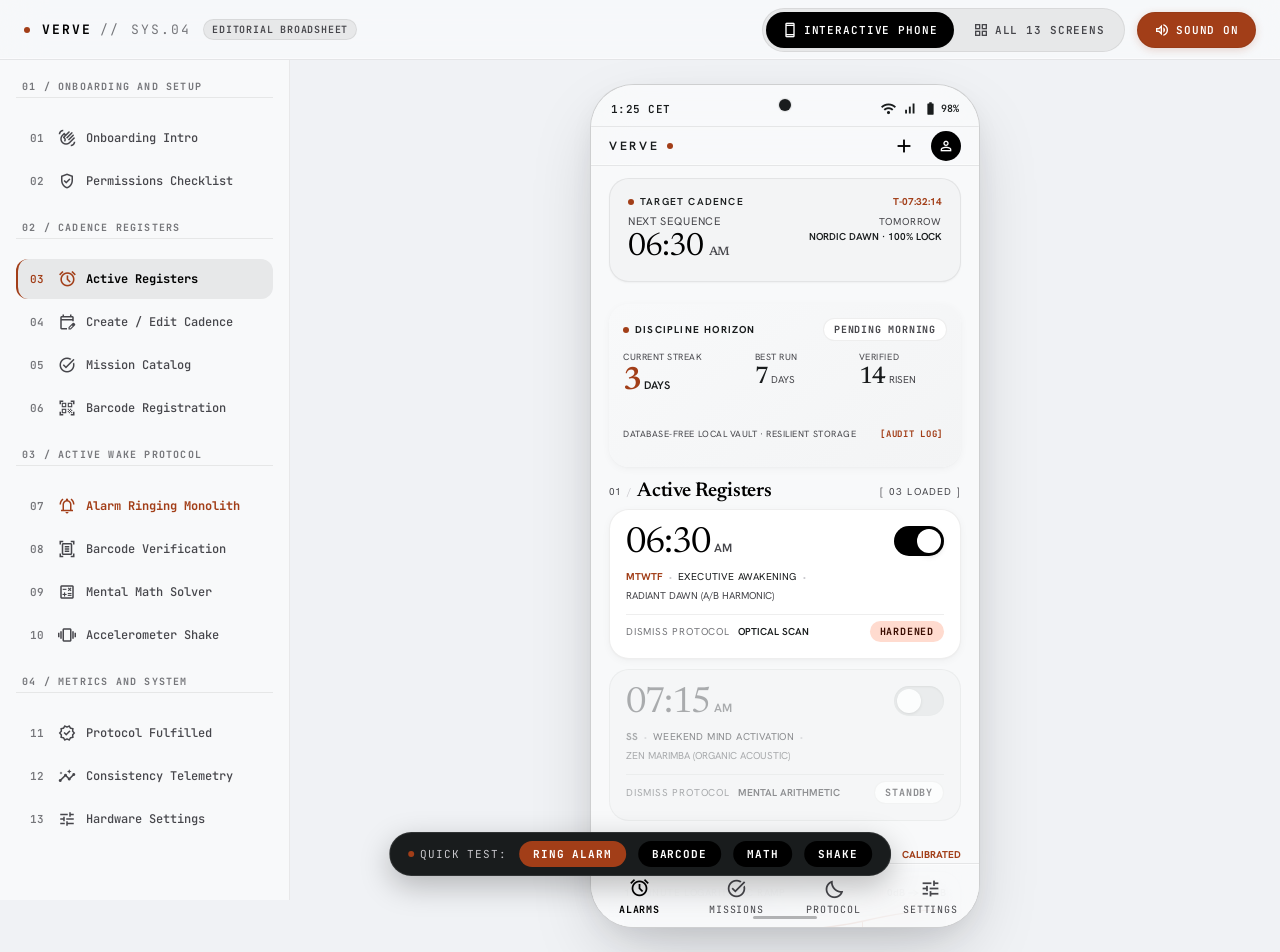
<file: index.html>
<!DOCTYPE html>
<html lang="en">
<head>
  <meta charset="UTF-8">
  <meta name="viewport" content="width=device-width, initial-scale=1.0, maximum-scale=1.0, user-scalable=no, viewport-fit=cover">
  <title>Verve: Mission Alarm Protocol</title>
  <meta name="description" content="Editorial anti-slop mobile design system for Verve mission alarm application.">

  <!-- Google Fonts: Newsreader, Hanken Grotesk, JetBrains Mono & Material Symbols -->
  <link rel="preconnect" href="https://fonts.googleapis.com">
  <link rel="preconnect" href="https://fonts.gstatic.com" crossorigin>
  <link href="https://fonts.googleapis.com/css2?family=Hanken+Grotesk:ital,wght@0,300..800;1,300..800&family=JetBrains+Mono:ital,wght@0,400..700;1,400..700&family=Newsreader:ital,opsz,wght@0,6..72,200..800;1,6..72,200..800&display=swap" rel="stylesheet">
  <link href="https://fonts.googleapis.com/css2?family=Material+Symbols+Outlined:opsz,wght,FILL,GRAD@20..48,100..700,0..1,-50..200" rel="stylesheet">

  <!-- Stylesheets -->
  <link rel="stylesheet" href="css/variables.css">
  <link rel="stylesheet" href="css/components.css">
  <link rel="stylesheet" href="css/phone-frame.css">
  <link rel="stylesheet" href="css/screens.css">
  <link rel="stylesheet" href="css/animations.css">
</head>
<body>

  <!-- Presentation Master Shell -->
  <div class="presentation-shell">

    <!-- Top Presentation Bar -->
    <header class="pres-header">
      <div class="brand-badge">
        <span class="square-marker"></span>
        <span class="brand-title">VERVE <span style="color:var(--text-outline); font-weight:400;">// SYS.04</span></span>
        <span class="brand-tag">Editorial Broadsheet</span>
      </div>

      <div class="pres-toolbar">
        <div class="view-mode-toggle">
          <button class="view-btn active" id="btn-mode-simulator">
            <span class="material-symbols-outlined" style="font-size:16px;">smartphone</span>
            Interactive Phone
          </button>
          <button class="view-btn" id="btn-mode-gallery">
            <span class="material-symbols-outlined" style="font-size:16px;">grid_view</span>
            All 13 Screens
          </button>
        </div>

        <button class="sound-toggle-btn active" id="pres-sound-toggle">
          <span class="material-symbols-outlined" style="font-size:16px;">volume_up</span>
          Sound On
        </button>
      </div>
    </header>

    <!-- Main Workspace -->
    <div class="pres-body">
      <!-- Interactive Sidebar Navigator -->
      <aside class="pres-sidebar">
        <div class="sidebar-category-title">01 / Onboarding and Setup</div>
        <ul class="screen-nav-list">
          <li>
            <button class="screen-nav-item" data-target="onboarding">
              <span class="nav-idx">01</span>
              <span class="material-symbols-outlined">waving_hand</span>
              <span>Onboarding Intro</span>
            </button>
          </li>
          <li>
            <button class="screen-nav-item" data-target="permissions">
              <span class="nav-idx">02</span>
              <span class="material-symbols-outlined">verified_user</span>
              <span>Permissions Checklist</span>
            </button>
          </li>
        </ul>

        <div class="sidebar-category-title">02 / Cadence Registers</div>
        <ul class="screen-nav-list">
          <li>
            <button class="screen-nav-item active" data-target="home">
              <span class="nav-idx">03</span>
              <span class="material-symbols-outlined">alarm</span>
              <span>Active Registers</span>
            </button>
          </li>
          <li>
            <button class="screen-nav-item" data-target="create-alarm">
              <span class="nav-idx">04</span>
              <span class="material-symbols-outlined">edit_calendar</span>
              <span>Create / Edit Cadence</span>
            </button>
          </li>
          <li>
            <button class="screen-nav-item" data-target="mission-picker">
              <span class="nav-idx">05</span>
              <span class="material-symbols-outlined">task_alt</span>
              <span>Mission Catalog</span>
            </button>
          </li>
          <li>
            <button class="screen-nav-item" data-target="barcode-setup">
              <span class="nav-idx">06</span>
              <span class="material-symbols-outlined">qr_code_scanner</span>
              <span>Barcode Registration</span>
            </button>
          </li>
        </ul>

        <div class="sidebar-category-title">03 / Active Wake Protocol</div>
        <ul class="screen-nav-list">
          <li>
            <button class="screen-nav-item" data-target="alarm-ringing">
              <span class="nav-idx">07</span>
              <span class="material-symbols-outlined" style="color:var(--color-secondary);">notifications_active</span>
              <span style="color:var(--color-secondary); font-weight:700;">Alarm Ringing Monolith</span>
            </button>
          </li>
          <li>
            <button class="screen-nav-item" data-target="barcode-mission">
              <span class="nav-idx">08</span>
              <span class="material-symbols-outlined">document_scanner</span>
              <span>Barcode Verification</span>
            </button>
          </li>
          <li>
            <button class="screen-nav-item" data-target="math-mission">
              <span class="nav-idx">09</span>
              <span class="material-symbols-outlined">calculate</span>
              <span>Mental Math Solver</span>
            </button>
          </li>
          <li>
            <button class="screen-nav-item" data-target="shake-mission">
              <span class="nav-idx">10</span>
              <span class="material-symbols-outlined">vibration</span>
              <span>Accelerometer Shake</span>
            </button>
          </li>
        </ul>

        <div class="sidebar-category-title">04 / Metrics and System</div>
        <ul class="screen-nav-list">
          <li>
            <button class="screen-nav-item" data-target="wakeup-success">
              <span class="nav-idx">11</span>
              <span class="material-symbols-outlined">verified</span>
              <span>Protocol Fulfilled</span>
            </button>
          </li>
          <li>
            <button class="screen-nav-item" data-target="stats">
              <span class="nav-idx">12</span>
              <span class="material-symbols-outlined">insights</span>
              <span>Consistency Telemetry</span>
            </button>
          </li>
          <li>
            <button class="screen-nav-item" data-target="settings">
              <span class="nav-idx">13</span>
              <span class="material-symbols-outlined">tune</span>
              <span>Hardware Settings</span>
            </button>
          </li>
        </ul>
      </aside>

      <!-- Center Viewport (Single Phone Simulator View) -->
      <main class="pres-viewport" id="simulator-viewport-area">
        <div class="phone-device" data-ui="true">
          <!-- Android Punch-hole Camera -->
          <div class="camera-punch"></div>

          <!-- Android Status Bar -->
          <div class="android-status-bar">
            <div class="status-clock">06:30 CET</div>
            <div class="status-icons">
              <span class="material-symbols-outlined" style="font-size:15px;">wifi</span>
              <span class="material-symbols-outlined" style="font-size:15px;">signal_cellular_alt</span>
              <div class="status-battery">
                <span class="material-symbols-outlined" style="font-size:15px;">battery_full</span>
                <span>98%</span>
              </div>
            </div>
          </div>

          <!-- Phone Screen Container (Holds the 13 Screens) -->
          <div class="phone-screen-container">

            <!-- ============================================================
                 SCREEN 1: ONBOARDING INTRO
                 ============================================================ -->
            <div class="app-screen onboarding-screen" id="screen-onboarding">
              <div class="onboarding-top">
                <button class="btn btn-ghost" id="btn-onboard-skip" style="font-size:11px;">[SKIP]</button>
              </div>

              <div class="onboarding-slides-container">
                <!-- Slide 1 -->
                <div class="onboarding-slide active" data-slide="0">
                  <div class="slide-graphic-box">
                    <svg viewBox="0 0 160 160" width="120" height="120" fill="none">
                      <rect x="20" y="20" width="120" height="120" stroke="#111215" stroke-width="1.5"/>
                      <line x1="80" y1="20" x2="80" y2="140" stroke="#111215" stroke-width="0.5" stroke-dasharray="2 2"/>
                      <line x1="20" y1="80" x2="140" y2="80" stroke="#111215" stroke-width="0.5" stroke-dasharray="2 2"/>
                      <line x1="80" y1="80" x2="80" y2="46" stroke="#a23e18" stroke-width="2.5"/>
                      <line x1="80" y1="80" x2="108" y2="80" stroke="#111215" stroke-width="2"/>
                      <rect x="77" y="77" width="6" height="6" fill="#a23e18"/>
                    </svg>
                  </div>
                  <h2 class="slide-title">Wake up <br><em>for real</em></h2>
                  <p class="slide-desc">No more accidental shutoffs. Train mind and body to rise decisively on the very first sequence.</p>
                </div>

                <!-- Slide 2 -->
                <div class="onboarding-slide" data-slide="1">
                  <div class="slide-graphic-box">
                    <svg viewBox="0 0 160 160" width="120" height="120" fill="none">
                      <rect x="20" y="30" width="120" height="100" stroke="#111215" stroke-width="1.5"/>
                      <line x1="20" y1="70" x2="140" y2="70" stroke="#111215" stroke-width="1"/>
                      <rect x="34" y="44" width="30" height="14" fill="#edeeef"/>
                      <rect x="72" y="48" width="54" height="6" fill="#c7c6cb"/>
                      <line x1="40" y1="90" x2="40" y2="114" stroke="#111215" stroke-width="2"/>
                      <line x1="48" y1="90" x2="48" y2="114" stroke="#111215" stroke-width="3"/>
                      <line x1="56" y1="90" x2="56" y2="114" stroke="#111215" stroke-width="1"/>
                      <line x1="64" y1="90" x2="64" y2="114" stroke="#a23e18" stroke-width="2"/>
                      <line x1="72" y1="90" x2="72" y2="114" stroke="#111215" stroke-width="2"/>
                      <line x1="80" y1="90" x2="80" y2="114" stroke="#111215" stroke-width="1"/>
                      <line x1="88" y1="90" x2="88" y2="114" stroke="#111215" stroke-width="4"/>
                    </svg>
                  </div>
                  <h2 class="slide-title">Physical <br><em>mission lock</em></h2>
                  <p class="slide-desc">Scan your bathroom shampoo, solve mental arithmetic, or verify motion to extinguish the alarm.</p>
                </div>

                <!-- Slide 3 -->
                <div class="onboarding-slide" data-slide="2">
                  <div class="slide-graphic-box">
                    <svg viewBox="0 0 160 160" width="120" height="120" fill="none">
                      <rect x="25" y="25" width="110" height="110" stroke="#111215" stroke-width="1.5"/>
                      <path d="M40 120 L120 40" stroke="#a23e18" stroke-width="2"/>
                      <text x="80" y="88" font-family="Newsreader" font-size="28" font-style="italic" fill="#111215" text-anchor="middle">Zero</text>
                      <text x="80" y="106" font-family="JetBrains Mono" font-size="11" font-weight="600" fill="#76777b" text-anchor="middle">SNOOZE FORFEIT</text>
                    </svg>
                  </div>
                  <h2 class="slide-title">Never snooze <br><em>again</em></h2>
                  <p class="slide-desc">Strict hardware restrictions eliminate morning procrastination and construct an unbreakable cadence.</p>
                </div>
              </div>

              <div class="onboarding-controls">
                <div class="onboarding-dots">
                  <div class="onboard-dot active" data-slide-target="0"></div>
                  <div class="onboard-dot" data-slide-target="1"></div>
                  <div class="onboard-dot" data-slide-target="2"></div>
                </div>
                <button class="btn btn-primary" id="btn-onboard-next" style="width:100%; padding:14px;">
                  Continue Protocol →
                </button>
              </div>
            </div>

            <!-- ============================================================
                 SCREEN 2: PERMISSIONS CHECKLIST
                 ============================================================ -->
            <div class="app-screen permissions-screen" id="screen-permissions">
              <div class="screen-header-bar">
                <span class="screen-header-title">SYS.PERMISSION_MATRIX</span>
                <span class="tag-badge tag-badge-terracotta">SECURITY LOCK</span>
              </div>

              <div style="padding:18px 0;">
                <h2 class="font-serif" style="font-size:26px; font-weight:400; line-height:1.2; margin-bottom:8px;">
                  Hardware Interlock Authorization
                </h2>
                <p class="font-sans" style="font-size:13px; color:var(--text-secondary); line-height:1.5; margin-bottom:18px;">
                  Wakefully requires system-level hooks to prevent OS task cancellation and guarantee 100% wake-up cadence execution.
                </p>

                <div class="perm-row">
                  <div>
                    <div class="font-mono" style="font-size:11px; font-weight:700; text-transform:uppercase;">01 / Fullscreen Lock Override</div>
                    <div class="font-sans" style="font-size:12px; color:var(--text-secondary); margin-top:2px;">Rings directly over Android lock screen</div>
                  </div>
                  <div class="perm-checkbox checked" data-perm="lockscreen"></div>
                </div>

                <div class="perm-row">
                  <div>
                    <div class="font-mono" style="font-size:11px; font-weight:700; text-transform:uppercase;">02 / Battery Whitelist (No Doze)</div>
                    <div class="font-sans" style="font-size:12px; color:var(--text-secondary); margin-top:2px;">Exempts audio engine from OS power saving</div>
                  </div>
                  <div class="perm-checkbox checked" data-perm="battery"></div>
                </div>

                <div class="perm-row">
                  <div>
                    <div class="font-mono" style="font-size:11px; font-weight:700; text-transform:uppercase;">03 / Optical Sensor (Camera)</div>
                    <div class="font-sans" style="font-size:12px; color:var(--text-secondary); margin-top:2px;">Required for physical barcode signature scan</div>
                  </div>
                  <div class="perm-checkbox checked" data-perm="camera"></div>
                </div>

                <div class="perm-row">
                  <div>
                    <div class="font-mono" style="font-size:11px; font-weight:700; text-transform:uppercase;">04 / Motion Accelerometer</div>
                    <div class="font-sans" style="font-size:12px; color:var(--text-secondary); margin-top:2px;">Tracks physical kinetic phone shakes</div>
                  </div>
                  <div class="perm-checkbox checked" data-perm="motion"></div>
                </div>

                <button class="btn btn-primary" id="btn-grant-permissions" style="width:100%; margin-top:16px; padding:14px;">
                  Confirm & Arm Registers →
                </button>
              </div>
            </div>

            <!-- ============================================================
                 SCREEN 3: HOME / ALARM LIST (Exact match to alarm_list_taste_editorial)
                 ============================================================ -->
            <div class="app-screen home-screen screen-has-bottom-nav active" id="screen-home">
              <!-- Top App Bar -->
              <header class="home-header">
                <div style="display:flex; align-items:center; gap:8px;">
                  <span class="font-mono" style="font-size:12px; letter-spacing:0.22em; font-weight:600; text-transform:uppercase;">VERVE</span>
                  <span class="square-marker"></span>
                </div>
                <div style="display:flex; align-items:center; gap:12px;">
                  <button class="btn btn-ghost" id="btn-add-alarm" data-navigate="create-alarm" style="padding:4px;" title="New Cadence">
                    <span class="material-symbols-outlined" style="font-size:22px; color:var(--color-primary);">add</span>
                  </button>
                  <div style="width:30px; height:30px; border-radius:50%; background:var(--color-primary); display:flex; align-items:center; justify-content:center; color:#FFF; cursor:pointer;" data-navigate="settings">
                    <span class="material-symbols-outlined" style="font-size:16px;">person</span>
                  </div>
                </div>
              </header>

              <!-- Chronometer Horizon / Next Target Banner -->
              <section class="target-cadence-banner">
                <div style="display:flex; align-items:center; justify-content:between; margin-bottom:6px;">
                  <div style="display:flex; align-items:center; gap:6px;">
                    <span class="square-marker"></span>
                    <span class="font-mono" style="font-size:10px; text-transform:uppercase; letter-spacing:0.12em; color:var(--text-primary); font-weight:600;">Target Cadence</span>
                  </div>
                  <span class="font-mono" style="font-size:10px; color:var(--color-secondary); text-transform:uppercase; font-weight:700; margin-left:auto;">T-07:32:14</span>
                </div>
                <div style="display:flex; align-items:baseline; justify-content:space-between;">
                  <div>
                    <p class="font-mono" style="font-size:11px; text-transform:uppercase; color:var(--text-secondary); letter-spacing:0.06em;">Next Sequence</p>
                    <p class="font-serif" style="font-size:32px; font-weight:400; color:var(--color-primary); line-height:1.1; margin-top:2px;">
                      06:30 <span class="font-mono" style="font-size:12px; color:var(--text-secondary); font-weight:500;">AM</span>
                    </p>
                  </div>
                  <div style="text-align:right;">
                    <span class="font-mono" style="font-size:10px; text-transform:uppercase; color:var(--text-secondary); display:block; letter-spacing:0.08em;">Tomorrow</span>
                    <span class="font-mono" style="font-size:10px; color:var(--text-primary); text-transform:uppercase; font-weight:600; margin-top:2px; display:block;">Nordic Dawn · 100% Lock</span>
                  </div>
                </div>
              </section>

              <!-- Discipline Telemetry & Unbroken Streaks (Database-Free Resilient Vault) -->
              <section class="card" style="margin:14px 18px 0 18px; padding:14px; background:linear-gradient(145deg, var(--bg-surface) 0%, var(--bg-container-low) 100%); border:1px solid var(--border-hairline);">
                <div style="display:flex; align-items:center; justify-content:space-between; margin-bottom:10px;">
                  <div style="display:flex; align-items:center; gap:6px;">
                    <span class="square-marker" style="background:var(--color-secondary);"></span>
                    <span class="font-mono" style="font-size:10px; text-transform:uppercase; letter-spacing:0.12em; color:var(--text-primary); font-weight:700;">Discipline Horizon</span>
                  </div>
                  <span class="tag-badge tag-badge-terracotta" id="home-streak-status-badge">ACTIVE CADENCE</span>
                </div>
                
                <div style="display:grid; grid-template-columns:1.2fr 1fr 1fr; gap:8px; align-items:baseline;">
                  <div>
                    <span class="font-mono" style="font-size:9px; text-transform:uppercase; color:var(--text-secondary); letter-spacing:0.06em; display:block;">Current Streak</span>
                    <div style="display:flex; align-items:baseline; gap:3px; margin-top:2px;">
                      <span class="font-serif" id="home-streak-count" style="font-size:32px; font-weight:600; color:var(--color-secondary); line-height:1;">3</span>
                      <span class="font-mono" style="font-size:11px; text-transform:uppercase; color:var(--text-primary); font-weight:600;">DAYS</span>
                    </div>
                  </div>
                  <div style="border-left:1px solid var(--border-hairline-subtle); padding-left:8px;">
                    <span class="font-mono" style="font-size:9px; text-transform:uppercase; color:var(--text-secondary); letter-spacing:0.06em; display:block;">Best Run</span>
                    <div style="display:flex; align-items:baseline; gap:3px; margin-top:2px;">
                      <span class="font-serif" id="home-longest-streak" style="font-size:24px; font-weight:500; color:var(--text-primary); line-height:1;">7</span>
                      <span class="font-mono" style="font-size:10px; text-transform:uppercase; color:var(--text-secondary);">DAYS</span>
                    </div>
                  </div>
                  <div style="border-left:1px solid var(--border-hairline-subtle); padding-left:8px;">
                    <span class="font-mono" style="font-size:9px; text-transform:uppercase; color:var(--text-secondary); letter-spacing:0.06em; display:block;">Verified</span>
                    <div style="display:flex; align-items:baseline; gap:3px; margin-top:2px;">
                      <span class="font-serif" id="home-total-wakeups" style="font-size:24px; font-weight:500; color:var(--text-primary); line-height:1;">14</span>
                      <span class="font-mono" style="font-size:10px; text-transform:uppercase; color:var(--text-secondary);">RISEN</span>
                    </div>
                  </div>
                </div>

                <div style="margin-top:10px; padding-top:8px; border-top:1px dashed var(--border-hairline-subtle); display:flex; align-items:center; justify-content:space-between;">
                  <span class="font-mono" id="home-streak-subtitle" style="font-size:9px; color:var(--text-secondary); text-transform:uppercase; letter-spacing:0.06em;">Database-Free Local Vault · Resilient Storage</span>
                  <button class="btn btn-ghost" id="btn-sync-telemetry" style="font-size:9px; color:var(--color-secondary); font-weight:700; padding:2px 4px;">[AUDIT LOG]</button>
                </div>
              </section>

              <!-- Section 01: Active Registers Header -->
              <div class="editorial-section-title">
                <div style="display:flex; align-items:center; gap:6px;">
                  <span class="font-mono" style="font-size:10px; color:var(--text-secondary);">01</span>
                  <span class="font-mono" style="font-size:10px; color:var(--text-outline-variant);">/</span>
                  <h2 class="font-serif" style="font-size:20px; font-weight:600; color:var(--color-primary); letter-spacing:-0.01em;">Active Registers</h2>
                </div>
                <span class="font-mono" style="font-size:10px; color:var(--text-secondary); text-transform:uppercase; letter-spacing:0.12em;">[ 03 LOADED ]</span>
              </div>

              <!-- Alarms Tabular Flow -->
              <div class="alarm-roster" id="alarm-roster">
                <!-- Alarm Row 1 -->
                <article class="alarm-article" data-alarm-id="1">
                  <div style="display:flex; align-items:flex-start; justify-content:space-between;">
                    <div style="flex:1; padding-right:12px;">
                      <div style="display:flex; align-items:baseline; gap:4px;">
                        <span class="font-serif" style="font-size:36px; line-height:1; color:var(--color-primary); letter-spacing:-0.03em;">06:30</span>
                        <span class="font-mono" style="font-size:12px; text-transform:uppercase; color:var(--text-secondary); font-weight:600;">AM</span>
                      </div>
                      <div style="margin-top:8px; display:flex; flex-wrap:wrap; align-items:center; gap:6px;">
                        <span class="font-mono" style="font-size:10px; color:var(--color-secondary); text-transform:uppercase; font-weight:700;">MTWTF</span>
                        <span style="font-size:8px; color:var(--text-outline-variant);">•</span>
                        <span class="font-mono" style="font-size:10px; color:var(--text-primary); text-transform:uppercase; letter-spacing:0.04em;">Barcode: Ensuite C-09</span>
                        <span style="font-size:8px; color:var(--text-outline-variant);">•</span>
                        <span class="font-mono" style="font-size:10px; color:var(--text-secondary); text-transform:uppercase;">Nordic Dawn (82dB)</span>
                      </div>
                    </div>
                    <!-- Mechanical Slider Switch -->
                    <button class="alarm-switch" type="button" aria-pressed="true" aria-label="Toggle 06:30 AM Alarm">
                      <span class="switch-core"></span>
                    </button>
                  </div>
                  <div style="margin-top:12px; padding-top:6px; border-top:var(--border-hairline-subtle); display:flex; align-items:center; justify-content:space-between;">
                    <div style="display:flex; align-items:center; gap:8px;">
                      <span class="font-mono" style="font-size:10px; text-transform:uppercase; color:var(--text-outline); letter-spacing:0.08em;">Dismiss Protocol</span>
                      <span class="font-mono" style="font-size:10px; text-transform:uppercase; color:var(--text-primary); font-weight:600;">Optical Scan · Optical Verify</span>
                    </div>
                    <span class="tag-badge tag-badge-terracotta">Hardened</span>
                  </div>
                </article>

                <!-- Alarm Row 2 -->
                <article class="alarm-article" data-alarm-id="2">
                  <div style="display:flex; align-items:flex-start; justify-content:space-between;">
                    <div style="flex:1; padding-right:12px;">
                      <div style="display:flex; align-items:baseline; gap:4px;">
                        <span class="font-serif" style="font-size:36px; line-height:1; color:var(--color-primary); letter-spacing:-0.03em;">07:15</span>
                        <span class="font-mono" style="font-size:12px; text-transform:uppercase; color:var(--text-secondary); font-weight:600;">AM</span>
                      </div>
                      <div style="margin-top:8px; display:flex; flex-wrap:wrap; align-items:center; gap:6px;">
                        <span class="font-mono" style="font-size:10px; color:var(--color-secondary); text-transform:uppercase; font-weight:700;">SAT · SUN</span>
                        <span style="font-size:8px; color:var(--text-outline-variant);">•</span>
                        <span class="font-mono" style="font-size:10px; color:var(--text-primary); text-transform:uppercase; letter-spacing:0.04em;">Math: 3 Tier-II Eqs</span>
                        <span style="font-size:8px; color:var(--text-outline-variant);">•</span>
                        <span class="font-mono" style="font-size:10px; color:var(--text-secondary); text-transform:uppercase;">Acoustic Swell (76dB)</span>
                      </div>
                    </div>
                    <button class="alarm-switch" type="button" aria-pressed="true" aria-label="Toggle 07:15 AM Alarm">
                      <span class="switch-core"></span>
                    </button>
                  </div>
                  <div style="margin-top:12px; padding-top:6px; border-top:var(--border-hairline-subtle); display:flex; align-items:center; justify-content:space-between;">
                    <div style="display:flex; align-items:center; gap:8px;">
                      <span class="font-mono" style="font-size:10px; text-transform:uppercase; color:var(--text-outline); letter-spacing:0.08em;">Dismiss Protocol</span>
                      <span class="font-mono" style="font-size:10px; text-transform:uppercase; color:var(--text-primary); font-weight:600;">Mental Arithmetic</span>
                    </div>
                    <span class="tag-badge tag-badge-outline">Soft Lock</span>
                  </div>
                </article>

                <!-- Alarm Row 3 (Inactive) -->
                <article class="alarm-article inactive" data-alarm-id="3">
                  <div style="display:flex; align-items:flex-start; justify-content:space-between;">
                    <div style="flex:1; padding-right:12px;">
                      <div style="display:flex; align-items:baseline; gap:4px;">
                        <span class="font-serif" style="font-size:36px; line-height:1; color:var(--text-outline); letter-spacing:-0.03em;">08:00</span>
                        <span class="font-mono" style="font-size:12px; text-transform:uppercase; color:var(--text-outline); font-weight:600;">AM</span>
                      </div>
                      <div style="margin-top:8px; display:flex; flex-wrap:wrap; align-items:center; gap:6px;">
                        <span class="font-mono" style="font-size:10px; color:var(--text-outline); text-transform:uppercase; font-weight:700;">ONCE</span>
                        <span style="font-size:8px; color:var(--text-outline-variant);">•</span>
                        <span class="font-mono" style="font-size:10px; color:var(--text-secondary); text-transform:uppercase; letter-spacing:0.04em;">Shake: 30 Repetitions</span>
                        <span style="font-size:8px; color:var(--text-outline-variant);">•</span>
                        <span class="font-mono" style="font-size:10px; color:var(--text-outline); text-transform:uppercase;">Sub-Bass Pulse</span>
                      </div>
                    </div>
                    <button class="alarm-switch off" type="button" aria-pressed="false" aria-label="Toggle 08:00 AM Alarm">
                      <span class="switch-core"></span>
                    </button>
                  </div>
                  <div style="margin-top:12px; padding-top:6px; border-top:var(--border-hairline-subtle); display:flex; align-items:center; justify-content:space-between;">
                    <div style="display:flex; align-items:center; gap:8px;">
                      <span class="font-mono" style="font-size:10px; text-transform:uppercase; color:var(--text-outline); letter-spacing:0.08em;">Dismiss Protocol</span>
                      <span class="font-mono" style="font-size:10px; text-transform:uppercase; color:var(--text-secondary); font-weight:600;">Accelerometer Peak</span>
                    </div>
                    <span class="tag-badge tag-badge-outline">Standby</span>
                  </div>
                </article>
              </div>

              <!-- Section 02: Acoustic & Hardware Protocol -->
              <section style="margin-top:24px; padding:0 18px;">
                <div style="display:flex; align-items:baseline; justify-content:space-between; margin-bottom:8px;">
                  <div style="display:flex; align-items:center; gap:6px;">
                    <span class="font-mono" style="font-size:10px; color:var(--text-secondary);">02</span>
                    <span class="font-mono" style="font-size:10px; color:var(--text-outline-variant);">/</span>
                    <h3 class="font-serif" style="font-size:18px; font-weight:600; color:var(--color-primary); letter-spacing:-0.01em;">Acoustic &amp; Hardware Protocol</h3>
                  </div>
                  <span class="font-mono" style="font-size:10px; color:var(--color-secondary); text-transform:uppercase; font-weight:700;">CALIBRATED</span>
                </div>

                <div class="card" style="padding:14px; display:flex; flex-direction:column; gap:12px;">
                  <!-- Ramp Vector Visualizer -->
                  <div>
                    <div style="display:flex; justify-content:space-between; align-items:center; margin-bottom:6px;">
                      <span class="font-mono" style="font-size:10px; text-transform:uppercase; color:var(--text-secondary); letter-spacing:0.06em;">15-Minute Logarithmic Ramp</span>
                      <span class="font-mono" style="font-size:10px; color:var(--text-primary); font-weight:600;">0dB → 84dB</span>
                    </div>
                    <!-- Inline Vector Waveform Curve -->
                    <div style="width:100%; height:36px; background:var(--bg-container-low); padding:4px 6px; display:flex; align-items:flex-end;">
                      <svg class="w-full h-full" style="width:100%; height:100%;" fill="none" preserveAspectRatio="none" viewBox="0 0 320 32">
                        <path d="M0 31.5 C 100 31.5, 180 28, 240 14 C 280 4, 305 1, 320 0.5" stroke="#a23e18" stroke-linecap="square" stroke-width="1.5"></path>
                        <path d="M0 31.5 L 320 31.5" stroke="#a23e18" stroke-opacity="0.2" stroke-width="0.5"></path>
                        <line stroke="#a23e18" stroke-width="1" x1="80" x2="80" y1="28" y2="32"></line>
                        <line stroke="#a23e18" stroke-width="1" x1="160" x2="160" y1="24" y2="32"></line>
                        <line stroke="#a23e18" stroke-width="1" x1="240" x2="240" y1="14" y2="32"></line>
                      </svg>
                    </div>
                    <div style="display:flex; justify-content:space-between; align-items:center; margin-top:4px;">
                      <span class="font-mono" style="font-size:9px; color:var(--text-outline); text-transform:uppercase;">T-15m (Subaudible)</span>
                      <span class="font-mono" style="font-size:9px; color:var(--text-outline); text-transform:uppercase;">T-5m (Binaural)</span>
                      <span class="font-mono" style="font-size:9px; color:var(--text-primary); text-transform:uppercase; font-weight:600;">T-0 (Full Res)</span>
                    </div>
                  </div>

                  <!-- Spec Matrix -->
                  <div class="grid-2col">
                    <div class="card-low" style="padding:10px;">
                      <span class="font-mono" style="font-size:9px; text-transform:uppercase; color:var(--text-outline); display:block; letter-spacing:0.06em;">Shutdown Security</span>
                      <span class="font-sans" style="font-size:13px; font-weight:600; color:var(--text-primary); margin-top:2px; display:block;">Hardware Interlock</span>
                      <span class="font-mono" style="font-size:9px; color:var(--color-secondary); text-transform:uppercase; margin-top:2px; display:block;">NFC / Power Safe Active</span>
                    </div>
                    <div class="card-low" style="padding:10px;">
                      <span class="font-mono" style="font-size:9px; text-transform:uppercase; color:var(--text-outline); display:block; letter-spacing:0.06em;">Snooze Penalty</span>
                      <span class="font-sans" style="font-size:13px; font-weight:600; color:var(--text-primary); margin-top:2px; display:block;">Strict Forfeit</span>
                      <span class="font-mono" style="font-size:9px; color:var(--text-secondary); text-transform:uppercase; margin-top:2px; display:block;">0 Allowed (Hard Rule)</span>
                    </div>
                  </div>
                </div>
              </section>

              <!-- Chamber Acoustic Profile Plate -->
              <section style="margin:12px 18px 0 18px;">
                <div class="card" style="padding:12px; display:flex; align-items:center; justify-content:space-between;">
                  <div style="display:flex; align-items:center; gap:10px;">
                    <div style="width:32px; height:32px; background:var(--bg-container); display:flex; align-items:center; justify-content:center;">
                      <span class="material-symbols-outlined" style="font-size:18px;">graphic_eq</span>
                    </div>
                    <div>
                      <p class="font-mono" style="font-size:11px; text-transform:uppercase; font-weight:600; letter-spacing:0.06em;">Chamber Acoustic Profile</p>
                      <p class="font-mono" style="font-size:9px; color:var(--text-secondary); text-transform:uppercase; margin-top:1px;">Master Output: 44.1kHz High Dynamic Range</p>
                    </div>
                  </div>
                  <button class="btn btn-ghost" id="btn-test-tone" style="color:var(--color-secondary); font-weight:700; font-size:10px; padding:4px;">
                    TEST TONE
                  </button>
                </div>
              </section>

              <!-- Quick Add Floor Plate -->
              <div style="margin:20px 18px 16px 18px; display:flex; align-items:center; justify-content:space-between;">
                <div style="display:flex; align-items:center; gap:6px;">
                  <span class="square-marker" style="background:#46464b;"></span>
                  <span class="font-mono" style="font-size:9px; text-transform:uppercase; color:var(--text-secondary); letter-spacing:0.08em;">Protocol Version 3.4.1</span>
                </div>
                <button class="btn-floor-plate" id="btn-footer-new-cadence" data-navigate="create-alarm">
                  + New Wake Cadence
                </button>
              </div>

              <!-- Fixed Bottom Navigation Bar -->
              <nav class="bottom-nav">
                <button class="nav-item active" data-tab="alarms" data-navigate="home">
                  <span class="material-symbols-outlined">alarm</span>
                  <span>Alarms</span>
                </button>
                <button class="nav-item" data-tab="missions" data-navigate="mission-picker">
                  <span class="material-symbols-outlined">task_alt</span>
                  <span>Missions</span>
                </button>
                <button class="nav-item" data-tab="protocol" data-navigate="stats">
                  <span class="material-symbols-outlined">bedtime</span>
                  <span>Protocol</span>
                </button>
                <button class="nav-item" data-tab="settings" data-navigate="settings">
                  <span class="material-symbols-outlined">tune</span>
                  <span>Settings</span>
                </button>
              </nav>
            </div>

            <!-- ============================================================
                 SCREEN 4: CREATE / EDIT CADENCE (Exact match to create_edit_cadence)
                 ============================================================ -->
            <div class="app-screen create-alarm-screen" id="screen-create-alarm">
              <header class="screen-header-bar">
                <button class="btn btn-ghost" data-navigate="home" style="padding:4px; font-size:11px;">[CANCEL]</button>
                <span class="screen-header-title">Create / Edit Alarm</span>
                <button class="btn btn-ghost" id="btn-save-alarm" style="padding:4px; font-size:11px; color:var(--color-secondary); font-weight:700;">SAVE</button>
              </header>

              <!-- Minimal Sub-Header Strip -->
              <div style="padding:8px 18px; display:flex; align-items:center; justify-content:space-between; background:var(--bg-container-low); border-bottom:var(--border-hairline);">
                <span class="font-mono" style="font-size:10px; color:var(--text-secondary); text-transform:uppercase; letter-spacing:0.08em;">Protocol Ref: #WAKE-8842-CAD</span>
                <span class="font-mono" style="font-size:10px; color:var(--color-secondary); text-transform:uppercase; letter-spacing:0.08em; display:flex; align-items:center; gap:4px;">
                  <span class="square-marker"></span>
                  State: Uncommitted
                </span>
              </div>

              <!-- Primary Time Dial Section -->
              <section class="cadence-dial-section">
                <div style="width:100%; display:flex; align-items:center; justify-content:space-between; margin-bottom:8px;">
                  <span class="font-mono" style="font-size:10px; text-transform:uppercase; color:var(--text-secondary); letter-spacing:0.08em;">Target Awaken Timestamp</span>
                  <span class="font-mono" style="font-size:10px; text-transform:uppercase; color:var(--color-secondary); letter-spacing:0.08em;">Local Sync: CET (UTC+1)</span>
                </div>

                <!-- Scaled Editorial Time Readout -->
                <div class="cadence-time-readout">
                  <span id="display-hours" style="cursor:pointer;">06</span>
                  <span style="color:var(--color-secondary); margin:0 2px;">:</span>
                  <span id="display-mins" style="cursor:pointer;">30</span>
                  <div style="display:flex; flex-direction:column; gap:2px; margin-left:8px; margin-bottom:12px;">
                    <button class="btn btn-primary" id="toggle-am" style="padding:2px 6px; font-size:10px; line-height:1;">AM</button>
                    <button class="btn btn-outline" id="toggle-pm" style="padding:2px 6px; font-size:10px; line-height:1; color:var(--text-secondary); border-color:var(--bg-container-high);">PM</button>
                  </div>
                </div>

                <!-- Micro Dial Range Scrubbers -->
                <div style="width:100%; display:grid; grid-template-columns:1fr 1fr; gap:14px; margin-top:14px; max-width:340px;">
                  <div style="display:flex; flex-direction:column; gap:4px;">
                    <div style="display:flex; justify-content:space-between; align-items:center;">
                      <span class="font-mono" style="font-size:10px; text-transform:uppercase; color:var(--text-secondary);">Hour Wheel</span>
                      <span class="font-mono" style="font-size:10px; font-weight:700; color:var(--color-primary);" id="val-hour">06 H</span>
                    </div>
                    <input type="range" min="1" max="12" value="6" id="slider-hours" style="width:100%; accent-color:#000000;">
                  </div>
                  <div style="display:flex; flex-direction:column; gap:4px;">
                    <div style="display:flex; justify-content:space-between; align-items:center;">
                      <span class="font-mono" style="font-size:10px; text-transform:uppercase; color:var(--text-secondary);">Minute Index</span>
                      <span class="font-mono" style="font-size:10px; font-weight:700; color:var(--color-primary);" id="val-min">30 M</span>
                    </div>
                    <input type="range" min="0" max="59" value="30" id="slider-mins" style="width:100%; accent-color:#000000;">
                  </div>
                </div>
              </section>

              <!-- Recurrence & Label Block -->
              <section style="padding:14px 18px; background:var(--bg-container-low); border-bottom:var(--border-hairline); display:flex; flex-direction:column; gap:12px;">
                <div style="display:flex; justify-content:space-between; align-items:center;">
                  <span class="font-mono" style="font-size:10px; text-transform:uppercase; letter-spacing:0.08em; color:var(--text-secondary);">Cadence Frequency</span>
                  <span class="font-mono" style="font-size:10px; text-transform:uppercase; color:var(--color-secondary); font-weight:600;">5 Days Active</span>
                </div>
                <div class="day-matrix-grid" id="day-selector">
                  <button class="day-btn active" data-day="M">M</button>
                  <button class="day-btn active" data-day="T">T</button>
                  <button class="day-btn active" data-day="W">W</button>
                  <button class="day-btn active" data-day="T">T</button>
                  <button class="day-btn active" data-day="F">F</button>
                  <button class="day-btn" data-day="S">S</button>
                  <button class="day-btn" data-day="S">S</button>
                </div>

                <div style="display:flex; flex-direction:column; gap:4px; margin-top:4px;">
                  <label class="font-mono" style="font-size:10px; text-transform:uppercase; color:var(--text-secondary);" for="cadence-title">Cadence Identifier</label>
                  <div class="input-container">
                    <input type="text" class="text-input" id="cadence-title" value="Morning Focus & Run">
                    <span class="material-symbols-outlined" style="font-size:16px; color:var(--text-outline);">edit</span>
                  </div>
                </div>
              </section>

              <!-- Section 02: Dismissal Mission -->
              <section style="padding:16px 18px; display:flex; flex-direction:column; gap:10px; border-bottom:var(--border-hairline);">
                <div style="display:flex; align-items:center; justify-content:space-between;">
                  <div style="display:flex; align-items:baseline; gap:6px;">
                    <span class="font-mono" style="font-size:11px; font-weight:700; color:var(--color-secondary);">02 //</span>
                    <h3 class="font-serif" style="font-size:17px; font-weight:600; color:var(--color-primary); letter-spacing:-0.01em;">DISMISSAL MISSION (HARD LOCK)</h3>
                  </div>
                  <span class="tag-badge tag-badge-primary">MANDATORY</span>
                </div>
                <p class="font-sans" style="font-size:12px; color:var(--text-secondary); line-height:1.45;">
                  Auditory alarm loops infinitely until verified physical scan is executed. No emergency snooze overrides permitted once cycle initiates.
                </p>

                <!-- Target Detail Table -->
                <div class="card" style="padding:14px; display:flex; flex-direction:column; gap:10px;">
                  <div style="display:flex; align-items:flex-start; justify-content:space-between;">
                    <div style="display:flex; align-items:center; gap:10px;">
                      <div style="width:34px; height:34px; background:var(--bg-container); display:flex; align-items:center; justify-content:center;">
                        <span class="material-symbols-outlined" style="font-size:18px;">qr_code_scanner</span>
                      </div>
                      <div>
                        <div class="font-mono" style="font-size:9px; text-transform:uppercase; color:var(--text-secondary);">Assigned Task</div>
                        <div class="font-sans" style="font-size:14px; font-weight:700; color:var(--text-primary);">Physical Barcode Scan</div>
                      </div>
                    </div>
                    <span class="tag-badge tag-badge-terracotta">[LOCKED C-09]</span>
                  </div>

                  <div style="height:1px; background:var(--bg-container-highest);"></div>

                  <div class="grid-2col">
                    <div>
                      <span class="font-mono" style="font-size:9px; color:var(--text-secondary); text-transform:uppercase; display:block;">Registered Item</span>
                      <span class="font-sans" style="font-size:12px; font-weight:600; color:var(--text-primary);">Ensuite Colgate Tube</span>
                    </div>
                    <div>
                      <span class="font-mono" style="font-size:9px; color:var(--text-secondary); text-transform:uppercase; display:block;">Hardware Location</span>
                      <span class="font-sans" style="font-size:12px; font-weight:600; color:var(--text-primary);">Master Bath (34m Away)</span>
                    </div>
                  </div>

                  <div style="display:flex; align-items:center; justify-content:space-between; padding-top:4px;">
                    <button class="btn btn-ghost" id="btn-change-mission" data-navigate="mission-picker" style="color:var(--color-secondary); font-weight:700; font-size:11px; padding:0;">
                      Change Mission Protocol →
                    </button>
                    <span class="font-mono" style="font-size:10px; color:var(--text-outline);">HASH: 44A9F2</span>
                  </div>
                </div>

                <!-- Mission Quick Select Strip -->
                <div class="grid-3col" style="padding-top:4px;">
                  <button class="btn btn-primary" style="padding:8px 4px; font-size:9px; text-align:center;">
                    01 Barcode<br><span style="font-size:8px; opacity:0.7;">Physical Sync</span>
                  </button>
                  <button class="btn btn-outline" data-navigate="mission-picker" style="padding:8px 4px; font-size:9px; text-align:center;">
                    02 Mental Math<br><span style="font-size:8px; opacity:0.7;">Arithmetic</span>
                  </button>
                  <button class="btn btn-outline" data-navigate="mission-picker" style="padding:8px 4px; font-size:9px; text-align:center;">
                    03 Shake Test<br><span style="font-size:8px; opacity:0.7;">60 Steps</span>
                  </button>
                </div>
              </section>

              <!-- Section 03: Acoustic Dynamics & Alarm Tone -->
              <section style="padding:16px 18px; display:flex; flex-direction:column; gap:12px;">
                <div style="display:flex; align-items:baseline; justify-content:space-between;">
                  <div style="display:flex; align-items:baseline; gap:6px;">
                    <span class="font-mono" style="font-size:11px; font-weight:700; color:var(--color-secondary);">03 //</span>
                    <h3 class="font-serif" style="font-size:17px; font-weight:600; color:var(--color-primary); letter-spacing:-0.01em;">ACOUSTIC SIGNATURE &amp; TONE</h3>
                  </div>
                  <span class="tag-badge tag-badge-terracotta" id="cadence-tone-type-badge">STUDIO SYNTH</span>
                </div>

                <!-- Active Tone Display & Audition Card -->
                <div class="card" style="padding:14px; display:flex; flex-direction:column; gap:10px;">
                  <div style="display:flex; justify-content:space-between; align-items:center;">
                    <div>
                      <span class="font-mono" style="font-size:9px; text-transform:uppercase; color:var(--text-secondary);">Active Tone Signature</span>
                      <div class="font-sans" id="cadence-tone-title" style="font-size:14px; font-weight:700; color:var(--text-primary); margin-top:2px;">Radiant Dawn (A/B Harmonic)</div>
                      <span class="font-mono" id="cadence-tone-subtitle" style="font-size:9px; color:var(--text-secondary); text-transform:uppercase; display:block; margin-top:1px;">Logarithmic Ramp 0dB → 84dB</span>
                    </div>
                    <button class="btn btn-ghost" id="btn-audition-tone" style="padding:6px 10px; font-size:11px; display:flex; align-items:center; gap:4px; color:var(--color-secondary); font-weight:700; border:1px solid var(--border-hairline);">
                      <span class="material-symbols-outlined" id="audition-icon" style="font-size:18px;">play_arrow</span>
                      <span id="audition-text">AUDITION</span>
                    </button>
                  </div>
                  
                  <div style="display:flex; justify-content:space-between; font-family:var(--font-mono); font-size:10px; color:var(--color-secondary); font-weight:700; padding-top:4px; border-top:1px dashed var(--border-hairline-subtle);">
                    <span>CIRCADIAN CARRIER</span>
                    <span>432Hz HARMONIC INTERLOCK</span>
                  </div>
                </div>

                <!-- Tone Palette Chips -->
                <div>
                  <span class="font-mono" style="font-size:9px; text-transform:uppercase; color:var(--text-secondary); display:block; margin-bottom:6px; letter-spacing:0.06em;">Select Built-In or Custom Tones:</span>
                  <div id="tone-chips-container" style="display:flex; flex-wrap:wrap; gap:6px;">
                    <!-- Populated dynamically by VerveApp.renderToneChips() -->
                  </div>
                </div>

                <!-- Upload Your Own Alarm Tone Facility -->
                <div class="card-low" style="padding:12px; display:flex; flex-direction:column; gap:8px;">
                  <input type="file" id="custom-tone-file-input" accept="audio/*" style="display:none;">
                  <button type="button" class="btn btn-outline" id="btn-trigger-upload-tone" style="width:100%; padding:10px; font-size:11px; display:flex; align-items:center; justify-content:center; gap:6px; font-weight:700;">
                    <span class="material-symbols-outlined" style="font-size:18px; color:var(--color-secondary);">upload_file</span>
                    <span>+ ADD YOUR OWN ALARM TONE</span>
                  </button>
                  <span id="custom-tone-upload-status" class="font-mono" style="font-size:9px; color:var(--text-secondary); text-align:center; display:block;">
                    Supports MP3, WAV, OGG, M4A · Database-Free Local Storage
                  </span>
                </div>

                <!-- Snooze Policy -->
                <div class="card-low" style="padding:12px; display:flex; align-items:center; justify-content:space-between;">
                  <div>
                    <span class="font-mono" style="font-size:10px; text-transform:uppercase; font-weight:700;">Strict Forfeit</span>
                    <span class="font-sans" style="font-size:12px; color:var(--text-secondary); display:block;">0 Snoozes Allowed (Standard Hardened Rule)</span>
                  </div>
                  <span class="tag-badge tag-badge-terracotta">ACTIVE</span>
                </div>
              </section>

              <div style="padding:12px 18px 24px 18px;">
                <button class="btn btn-primary" id="btn-test-mission-live" style="width:100%; padding:14px;" data-navigate="alarm-ringing">
                  Test Alarm Sequence (Live Ring) →
                </button>
              </div>
            </div>

            <!-- ============================================================
                 SCREEN 5: MISSION CATALOG
                 ============================================================ -->
            <div class="app-screen mission-picker-screen" id="screen-mission-picker">
              <header class="screen-header-bar">
                <button class="btn btn-ghost" data-navigate="create-alarm" style="padding:4px; font-size:11px;">[BACK]</button>
                <span class="screen-header-title">Mission Catalog</span>
                <button class="btn btn-ghost" data-navigate="create-alarm" style="padding:4px; font-size:11px; color:var(--color-secondary); font-weight:700;">DONE</button>
              </header>

              <div style="padding:16px 18px; display:flex; flex-direction:column; gap:10px;">
                <span class="font-mono" style="font-size:10px; text-transform:uppercase; color:var(--text-secondary);">Select Physical Protocol:</span>

                <!-- Mission 1: Barcode -->
                <div class="card" style="border-left:3px solid var(--color-secondary); padding:14px; cursor:pointer;" data-select-mission="barcode">
                  <div style="display:flex; justify-content:space-between; align-items:flex-start;">
                    <div>
                      <div class="font-mono" style="font-size:10px; color:var(--color-secondary); font-weight:700;">01 / OPTICAL SCAN</div>
                      <h4 class="font-serif" style="font-size:18px; font-weight:600; margin-top:2px;">Barcode Verification</h4>
                      <p class="font-sans" style="font-size:12px; color:var(--text-secondary); margin-top:4px;">Requires physical scan of registered product barcode located away from bed.</p>
                    </div>
                    <span class="tag-badge tag-badge-terracotta">[ASSIGNED]</span>
                  </div>
                </div>

                <!-- Mission 2: Math -->
                <div class="card" style="padding:14px; cursor:pointer;" data-select-mission="math">
                  <div style="display:flex; justify-content:space-between; align-items:flex-start;">
                    <div>
                      <div class="font-mono" style="font-size:10px; color:var(--text-secondary); font-weight:700;">02 / COGNITIVE</div>
                      <h4 class="font-serif" style="font-size:18px; font-weight:600; margin-top:2px;">Mental Arithmetic</h4>
                      <p class="font-sans" style="font-size:12px; color:var(--text-secondary); margin-top:4px;">Solve 3 multi-operator equations sequentially before audio attenuation.</p>
                    </div>
                    <span class="tag-badge tag-badge-outline">SELECT</span>
                  </div>
                </div>

                <!-- Mission 3: Shake -->
                <div class="card" style="padding:14px; cursor:pointer;" data-select-mission="shake">
                  <div style="display:flex; justify-content:space-between; align-items:flex-start;">
                    <div>
                      <div class="font-mono" style="font-size:10px; color:var(--text-secondary); font-weight:700;">03 / KINETIC</div>
                      <h4 class="font-serif" style="font-size:18px; font-weight:600; margin-top:2px;">Accelerometer Shake</h4>
                      <p class="font-sans" style="font-size:12px; color:var(--text-secondary); margin-top:4px;">Vigorously shake phone for 30 high-frequency cycles to stimulate heart rate.</p>
                    </div>
                    <span class="tag-badge tag-badge-outline">SELECT</span>
                  </div>
                </div>

                <!-- Mission 4: Memory -->
                <div class="card" style="padding:14px; opacity:0.75; cursor:pointer;" data-select-mission="memory">
                  <div style="display:flex; justify-content:space-between; align-items:flex-start;">
                    <div>
                      <div class="font-mono" style="font-size:10px; color:var(--text-secondary); font-weight:700;">04 / MEMORY</div>
                      <h4 class="font-serif" style="font-size:18px; font-weight:600; margin-top:2px;">Pattern Recall Matrix</h4>
                      <p class="font-sans" style="font-size:12px; color:var(--text-secondary); margin-top:4px;">Memorize and replicate a dynamic 4x4 spatial sequence.</p>
                    </div>
                    <span class="tag-badge tag-badge-outline">SELECT</span>
                  </div>
                </div>
              </div>
            </div>

            <!-- ============================================================
                 SCREEN 6: BARCODE SETUP
                 ============================================================ -->
            <div class="app-screen barcode-setup-screen" id="screen-barcode-setup">
              <header class="screen-header-bar">
                <button class="btn btn-ghost" data-navigate="create-alarm" style="padding:4px; font-size:11px;">[CANCEL]</button>
                <span class="screen-header-title">Barcode Registration</span>
                <button class="btn btn-ghost" id="btn-save-barcode" style="padding:4px; font-size:11px; color:var(--color-secondary); font-weight:700;">SAVE</button>
              </header>

              <div style="padding:16px 18px; display:flex; flex-direction:column; gap:12px;">
                <p class="font-sans" style="font-size:13px; color:var(--text-secondary); line-height:1.5;">
                  "Register an item situated away from your bed, such as toothpaste or shampoo."
                </p>

                <!-- Mock Optical Viewfinder -->
                <div class="camera-viewfinder-lens" style="aspect-ratio:16/9; max-height:200px;">
                  <div class="viewfinder-corner corner-tl"></div>
                  <div class="viewfinder-corner corner-tr"></div>
                  <div class="viewfinder-corner corner-bl"></div>
                  <div class="viewfinder-corner corner-br"></div>
                  <div class="anim-scan-line"></div>
                  <span class="font-mono" style="position:absolute; bottom:8px; font-size:10px; color:var(--text-outline);">OPTICAL ALIGNMENT SENSOR READY</span>
                </div>

                <button class="btn btn-primary" id="btn-simulate-barcode-scan" style="width:100%; padding:12px;">
                  <span class="material-symbols-outlined" style="font-size:18px;">qr_code_scanner</span>
                  Simulate Barcode Scan
                </button>

                <div class="card" id="barcode-scan-result-card" style="display:none; flex-direction:column; gap:8px;">
                  <div style="display:flex; justify-content:space-between; align-items:center;">
                    <span class="font-mono" style="font-size:10px; color:var(--color-secondary); font-weight:700;">OPTICAL SIGNATURE DETECTED</span>
                    <span class="tag-badge tag-badge-terracotta">EAN-13 VERIFIED</span>
                  </div>
                  <div class="input-container" style="margin-top:4px;">
                    <input type="text" class="text-input" id="barcode-name-input" value="Ensuite Colgate Tube">
                  </div>
                  <div class="grid-3col" style="margin-top:4px;">
                    <span class="tag-badge tag-badge-primary" style="justify-content:center;">BATHROOM</span>
                    <span class="tag-badge tag-badge-outline" style="justify-content:center;">KITCHEN</span>
                    <span class="tag-badge tag-badge-outline" style="justify-content:center;">DESK</span>
                  </div>
                </div>
              </div>
            </div>

            <!-- ============================================================
                 SCREEN 7: ALARM RINGING (Exact match to active_alarm_ringing)
                 ============================================================ -->
            <div class="app-screen ringing-screen" id="screen-alarm-ringing">
              <!-- Minimalist Emergency / Audio Pulse Indicator -->
              <div class="ringing-telemetry-strip">
                <div style="display:flex; align-items:center; gap:6px;">
                  <span class="square-marker"></span>
                  <span class="font-mono" style="font-size:10px; text-transform:uppercase; letter-spacing:0.12em; color:var(--color-secondary); font-weight:700;">Protocol Active</span>
                </div>
                <span class="font-mono" style="font-size:10px; text-transform:uppercase; color:var(--text-secondary); font-weight:600;">Lvl 84dB · Ramping</span>
              </div>

              <!-- Main Hero Body -->
              <div style="padding:16px 18px 0 18px; position:relative;">
                <div class="ringing-aura-bg anim-ringing-glow"></div>
                <!-- Chrono Monolith -->
                <div style="position:relative; z-index:1;">
                  <div style="display:flex; align-items:baseline; justify-content:space-between;">
                    <h1 class="font-serif" style="font-size:82px; line-height:82px; letter-spacing:-0.03em; color:var(--text-primary); font-weight:300;">
                      06:30
                    </h1>
                    <div style="display:flex; flex-direction:column; align-items:flex-end;">
                      <span class="font-mono" style="font-size:14px; text-transform:uppercase; letter-spacing:0.1em; color:var(--color-secondary); font-weight:700;" id="live-seconds">:14</span>
                      <span class="font-mono" style="font-size:12px; text-transform:uppercase; color:var(--text-secondary); font-weight:600;">AM</span>
                    </div>
                  </div>
                  <!-- Ramp Progress Line -->
                  <div style="width:100%; height:4px; background:var(--bg-container-high); margin-top:8px; overflow:hidden;">
                    <div style="height:100%; width:74%; background:var(--color-secondary);" id="ramp-bar"></div>
                  </div>
                </div>

                <!-- Editorial Cadence Notation -->
                <div style="margin-top:10px; display:flex; flex-direction:column; gap:2px;">
                  <div style="display:flex; align-items:center; justify-content:space-between;">
                    <p class="font-mono" id="ringing-cadence-title" style="font-size:10px; text-transform:uppercase; letter-spacing:0.08em; color:var(--text-secondary);">
                      Cadence: Work &amp; Run · Wed, Oct 24
                    </p>
                    <span class="font-mono" style="font-size:10px; text-transform:uppercase; color:var(--color-secondary); letter-spacing:0.1em; font-weight:700;">[HARD LOCK]</span>
                  </div>
                  <div style="display:flex; align-items:center; gap:6px;">
                    <span class="square-marker" style="background:var(--color-secondary); width:5px; height:5px;"></span>
                    <span class="font-mono" id="ringing-tone-readout" style="font-size:9px; text-transform:uppercase; color:var(--text-primary); font-weight:700; letter-spacing:0.06em;">Tone: Radiant Dawn (A/B Harmonic)</span>
                  </div>
                </div>

                <!-- Acoustic Soundwave Visualizer -->
                <div class="card-low" style="margin-top:16px; padding:12px 14px;">
                  <div style="display:flex; justify-content:space-between; align-items:center; margin-bottom:8px;">
                    <span class="font-mono" style="font-size:10px; text-transform:uppercase; color:var(--text-secondary); letter-spacing:0.06em;">Acoustic Output Gradient</span>
                    <span class="font-mono" style="font-size:10px; color:var(--text-primary); font-weight:700;" id="decibel-readout">84.2 dB</span>
                  </div>
                  <div class="soundwave-visualizer" id="waveform-container">
                    <div class="soundwave-bar" style="height:12px;"></div>
                    <div class="soundwave-bar" style="height:24px;"></div>
                    <div class="soundwave-bar" style="height:32px;"></div>
                    <div class="soundwave-bar accent" style="height:40px;"></div>
                    <div class="soundwave-bar" style="height:28px;"></div>
                    <div class="soundwave-bar" style="height:16px;"></div>
                    <div class="soundwave-bar accent" style="height:36px;"></div>
                    <div class="soundwave-bar" style="height:40px;"></div>
                    <div class="soundwave-bar" style="height:24px;"></div>
                    <div class="soundwave-bar" style="height:32px;"></div>
                    <div class="soundwave-bar accent" style="height:40px;"></div>
                    <div class="soundwave-bar" style="height:20px;"></div>
                    <div class="soundwave-bar" style="height:8px;"></div>
                  </div>
                </div>

                <!-- Dismissal Restriction Warning Banner -->
                <div class="card-recessed" style="margin-top:14px; padding:12px 14px; background:var(--bg-container-high); display:flex; gap:10px;">
                  <span class="material-symbols-outlined" style="color:var(--color-secondary); font-size:20px;">lock</span>
                  <div>
                    <span class="font-mono" style="font-size:10px; font-weight:700; text-transform:uppercase; letter-spacing:0.06em; color:var(--text-primary);">Dismissal Restriction</span>
                    <p class="font-sans" style="font-size:11px; color:var(--text-secondary); margin-top:2px; line-height:1.4;">
                      Audio transducer cannot be muted or throttled until the registered target mission signature is optically scanned and validated.
                    </p>
                  </div>
                </div>

                <!-- Mission Directive Box -->
                <div class="card" style="margin-top:14px; padding:14px; display:flex; flex-direction:column; gap:10px;">
                  <div style="display:flex; justify-content:space-between; align-items:center;">
                    <div style="display:flex; align-items:center; gap:6px;">
                      <span class="material-symbols-outlined" style="font-size:18px;">document_scanner</span>
                      <span class="font-mono" style="font-size:11px; font-weight:700; text-transform:uppercase; letter-spacing:0.06em;">Mission Directive</span>
                    </div>
                    <span class="tag-badge tag-badge-terracotta">REQUIRED</span>
                  </div>

                  <div>
                    <span class="font-mono" style="font-size:9px; text-transform:uppercase; color:var(--text-secondary); letter-spacing:0.08em;">Assigned Optical Anchor</span>
                    <h3 class="font-serif" style="font-size:20px; font-weight:600; color:var(--text-primary); margin-top:2px;">Ensuite Bathroom Cabinet</h3>
                    <p class="font-mono" style="font-size:11px; color:var(--text-secondary); margin-top:2px;">ID: LOC-7740 // UNIT C-09</p>
                  </div>

                  <!-- Action Button -->
                  <button class="btn btn-primary" id="btn-activate-optical-scanner" data-navigate="barcode-mission" style="width:100%; padding:14px; justify-content:space-between;">
                    <span>Activate Optical Scanner</span>
                    <span>→</span>
                  </button>
                  <div class="grid-2col" style="gap:8px; margin-top:2px;">
                    <button class="btn btn-outline" data-navigate="math-mission" style="padding:10px 8px; font-size:10px; border-radius:var(--radius-button); justify-content:center;">
                      <span class="material-symbols-outlined" style="font-size:15px; margin-right:4px;">calculate</span>
                      Mental Math (3 Equ.)
                    </button>
                    <button class="btn btn-outline" data-navigate="shake-mission" style="padding:10px 8px; font-size:10px; border-radius:var(--radius-button); justify-content:center;">
                      <span class="material-symbols-outlined" style="font-size:15px; margin-right:4px;">vibration</span>
                      Shake Phone (30 Reps)
                    </button>
                  </div>
                </div>

                <!-- Proximity Validation -->
                <div class="card-low" style="margin-top:10px; padding:10px 14px; display:flex; justify-content:space-between; align-items:center;">
                  <div style="display:flex; align-items:center; gap:8px;">
                    <span class="material-symbols-outlined" style="font-size:18px; color:var(--text-secondary);">distance</span>
                    <div>
                      <span class="font-mono" style="font-size:9px; text-transform:uppercase; color:var(--text-secondary);">Proximity Validation</span>
                      <div class="font-sans" style="font-size:12px; font-weight:500;">Min. 15 paces from mattress</div>
                    </div>
                  </div>
                  <span class="font-mono" style="font-size:10px; color:var(--text-secondary);">CALIBRATED</span>
                </div>

                <!-- Emergency 911 / Medical Bypass -->
                <div style="margin-top:20px; display:flex; flex-direction:column; align-items:center; text-align:center;">
                  <button class="btn btn-ghost" id="emergency-btn" style="flex-direction:column; padding:6px 12px; gap:4px;">
                    <span class="font-mono" style="font-size:10px; text-transform:uppercase; letter-spacing:0.08em; color:var(--text-secondary);">Emergency 911 / Medical Bypass</span>
                    <span class="font-mono" style="font-size:9px; color:var(--text-outline);">(Hold firmly for 5 seconds)</span>
                  </button>
                  <div style="width:140px; height:2px; background:var(--bg-container-high); margin-top:6px; overflow:hidden;">
                    <div id="hold-progress" style="width:0%; height:100%; background:var(--color-error); transition:width 0.1s linear;"></div>
                  </div>
                </div>
              </div>
            </div>

            <!-- ============================================================
                 SCREEN 8: BARCODE MISSION VERIFICATION (Exact match to barcode_mission_verification)
                 ============================================================ -->
            <div class="app-screen barcode-mission-screen" id="screen-barcode-mission">
              <!-- Top Telemetry Bar -->
              <div style="padding:10px 18px; background:var(--bg-container-low); display:flex; justify-content:space-between; align-items:center; border-bottom:var(--border-hairline);">
                <div style="display:flex; align-items:center; gap:6px;">
                  <span class="square-marker"></span>
                  <span class="font-mono" style="font-size:10px; text-transform:uppercase; color:var(--color-secondary); font-weight:700;">MISSION // OPTICAL SCAN</span>
                </div>
                <div style="display:flex; align-items:center; gap:8px;">
                  <div class="tag-badge tag-badge-outline" style="font-size:9px;">DECIBEL: 84 dB</div>
                  <div style="background:var(--color-secondary); color:#FFFFFF; padding:2px 6px; font-family:var(--font-mono); font-size:10px; font-weight:700;" id="countdown-badge">
                    01:45
                  </div>
                </div>
              </div>

              <!-- Camera Viewfinder Simulation -->
              <div class="camera-viewfinder-lens">
                <!-- Architectural Backdrop Texture -->
                <div style="position:absolute; inset:0; background:linear-gradient(180deg, #d9dadb 0%, #edeeef 100%); opacity:0.85;"></div>

                <!-- HUD Overlays -->
                <div style="position:absolute; top:12px; left:14px; font-family:var(--font-mono); font-size:9px; color:var(--text-primary);">
                  <div>ISO 800</div>
                  <div style="opacity:0.6;">F/1.8 · 1/120s</div>
                </div>
                <div style="position:absolute; top:12px; right:14px; font-family:var(--font-mono); font-size:9px; text-align:right; color:var(--color-secondary); font-weight:700;">
                  [REC // ACTIVE]
                  <div style="opacity:0.6; color:var(--text-primary); font-weight:400;">CAM-01 LENS</div>
                </div>

                <!-- 4 Corner Brackets -->
                <div class="viewfinder-corner corner-tl"></div>
                <div class="viewfinder-corner corner-tr"></div>
                <div class="viewfinder-corner corner-bl"></div>
                <div class="viewfinder-corner corner-br"></div>

                <!-- Laser Scan Line -->
                <div class="laser-scan-line"></div>

                <!-- Simulated Barcode Ticket -->
                <div class="barcode-target-ticket">
                  <div style="display:flex; justify-content:space-between; font-family:var(--font-mono); font-size:9px; color:var(--text-secondary);">
                    <span>EAN-13 VERIFY</span>
                    <span>ENSUITE C-09</span>
                  </div>
                  <!-- Barcode Graphic Lines -->
                  <div style="display:flex; justify-content:center; align-items:stretch; height:48px; gap:2px; padding:4px 0;">
                    <div style="width:2px; background:#000;"></div>
                    <div style="width:1px; background:#000;"></div>
                    <div style="width:3px; background:transparent;"></div>
                    <div style="width:2px; background:#000;"></div>
                    <div style="width:4px; background:#000;"></div>
                    <div style="width:2px; background:transparent;"></div>
                    <div style="width:1px; background:#000;"></div>
                    <div style="width:3px; background:#000;"></div>
                    <div style="width:2px; background:transparent;"></div>
                    <div style="width:4px; background:#000;"></div>
                    <div style="width:1px; background:#000;"></div>
                    <div style="width:2px; background:#000;"></div>
                    <div style="width:3px; background:transparent;"></div>
                    <div style="width:2px; background:#000;"></div>
                    <div style="width:1px; background:#000;"></div>
                  </div>
                  <div class="font-mono" style="font-size:9px; text-align:center; letter-spacing:0.1em; color:var(--text-primary);">
                    4 006381 333931
                  </div>
                </div>

                <!-- Torch Button -->
                <button class="btn btn-outline" id="torch-toggle" style="position:absolute; bottom:12px; right:12px; padding:6px 10px; font-size:10px; background:#FFF; z-index:30;">
                  <span class="material-symbols-outlined" style="font-size:14px;">flashlight_on</span>
                  TORCH
                </button>
              </div>

              <!-- Instruction & Target Zone Details -->
              <div style="padding:16px 18px; display:flex; flex-direction:column; gap:12px;">
                <div class="card" style="padding:14px;">
                  <div style="display:flex; justify-content:space-between; align-items:baseline; margin-bottom:4px;">
                    <span class="font-mono" style="font-size:9px; text-transform:uppercase; color:var(--text-secondary); letter-spacing:0.06em;">REGISTERED OBJECT</span>
                    <span class="font-mono" style="font-size:10px; color:var(--color-secondary); font-weight:700;">MATCH: 89%</span>
                  </div>
                  <div class="font-serif" style="font-size:18px; font-weight:600; color:var(--text-primary);">
                    Ensuite C-09 (Ceramic Cleanser)
                  </div>
                  <p class="font-sans" style="font-size:11px; color:var(--text-secondary); margin-top:2px;">
                    Align barcode perpendicular to horizontal optical axis. Keep distance between 15–20 cm under uniform light.
                  </p>
                  <!-- Confidence Meter -->
                  <div style="width:100%; height:4px; background:var(--bg-container-highest); margin-top:8px; overflow:hidden;">
                    <div style="width:89%; height:100%; background:var(--color-secondary-container);" id="confidence-bar"></div>
                  </div>
                </div>

                <!-- Scan Actions: Correct vs Wrong Verification -->
                <div style="display:flex; flex-direction:column; gap:8px;">
                  <button class="btn btn-primary" id="btn-confirm-scan" style="width:100%; padding:14px;">
                    <span class="material-symbols-outlined" style="font-size:18px;">qr_code_scanner</span>
                    Scan Registered Item (Ensuite C-09)
                  </button>
                  <button class="btn btn-outline" id="btn-test-wrong-scan" style="width:100%; padding:12px; font-size:11px; color:var(--color-error); border-color:rgba(186, 26, 26, 0.3);">
                    <span class="material-symbols-outlined" style="font-size:16px;">error</span>
                    Test Wrong Item (Kitchen Mug)
                  </button>
                </div>

                <!-- Barcode Mismatch Alert Banner -->
                <div id="barcode-mismatch-banner" class="card-recessed" style="display:none; padding:12px 14px; border:1px solid rgba(186, 26, 26, 0.4); background:var(--color-error-container); border-radius:var(--radius-card-inner);">
                  <div style="display:flex; align-items:center; gap:8px;">
                    <span class="material-symbols-outlined" style="color:var(--color-error); font-size:22px;">cancel</span>
                    <div>
                      <div class="font-mono" style="font-size:10px; font-weight:700; text-transform:uppercase; color:var(--color-error);">Signature Mismatch (UPC: 04900000443)</div>
                      <div class="font-sans" style="font-size:11px; color:#5c0004; margin-top:2px;">Scanned wrong item! Alarm cannot disarm until registered bathroom barcode is verified.</div>
                    </div>
                  </div>
                </div>

                <!-- Troubleshoot Fallback -->
                <button class="btn btn-outline" id="btn-troubleshoot-math" data-navigate="math-mission" style="width:100%; padding:12px; font-size:10px;">
                  TROUBLESHOOT SCAN (3 COMPLEX MATH PROBLEMS)
                </button>

                <div style="text-align:center; padding-top:4px;">
                  <span class="font-mono" style="font-size:9px; text-transform:uppercase; color:var(--text-outline); letter-spacing:0.1em;">
                    WAKEFULLY PROTOCOL 4.2 // SNOOZE DISABLED
                  </span>
                </div>
              </div>
            </div>

            <!-- ============================================================
                 SCREEN 9: MATH MISSION
                 ============================================================ -->
            <div class="app-screen math-mission-screen" id="screen-math-mission">
              <header class="screen-header-bar">
                <span class="screen-header-title">02 // MENTAL ARITHMETIC</span>
                <span class="tag-badge tag-badge-terracotta" id="math-step-badge">STEP 1/3</span>
              </header>

              <div style="padding:18px; display:flex; flex-direction:column; gap:16px;">
                <p class="font-sans" style="font-size:12px; color:var(--text-secondary); text-align:center;">
                  Solve 3 progressive arithmetic equations to disengage the auditory acoustic transducer.
                </p>

                <!-- Problem Card -->
                <div class="card" style="padding:22px 18px; text-align:center; display:flex; flex-direction:column; align-items:center; gap:8px;">
                  <span class="font-mono" style="font-size:10px; text-transform:uppercase; color:var(--text-outline);" id="math-equation-num">EQUATION 01</span>
                  <div class="font-serif" style="font-size:38px; font-weight:400; color:var(--color-primary); letter-spacing:0.02em;" id="math-equation-text">
                    (14 × 6) + 37 = ?
                  </div>
                  <!-- Input Display -->
                  <div style="height:40px; min-width:140px; border-bottom:2px solid var(--color-primary); display:flex; align-items:center; justify-content:center; font-family:var(--font-mono); font-size:26px; font-weight:700;" id="math-input-display">
                    _
                  </div>
                  <!-- Live Feedback Message -->
                  <div id="math-feedback-msg" class="font-mono" style="font-size:11px; min-height:16px; margin-top:4px; font-weight:600; text-transform:uppercase; color:var(--text-secondary);">
                    Type solution on keypad
                  </div>
                </div>

                <!-- Custom Keypad -->
                <div class="keypad-grid">
                  <button class="keypad-btn" data-key="1">1</button>
                  <button class="keypad-btn" data-key="2">2</button>
                  <button class="keypad-btn" data-key="3">3</button>
                  <button class="keypad-btn" data-key="4">4</button>
                  <button class="keypad-btn" data-key="5">5</button>
                  <button class="keypad-btn" data-key="6">6</button>
                  <button class="keypad-btn" data-key="7">7</button>
                  <button class="keypad-btn" data-key="8">8</button>
                  <button class="keypad-btn" data-key="9">9</button>
                  <button class="keypad-btn" data-key="clear" style="font-size:13px; color:var(--color-secondary);">CLR</button>
                  <button class="keypad-btn" data-key="0">0</button>
                  <button class="keypad-btn" id="btn-submit-math" style="font-size:13px; background:var(--color-primary); color:#FFF;">OK</button>
                </div>
              </div>
            </div>

            <!-- ============================================================
                 SCREEN 10: SHAKE MISSION
                 ============================================================ -->
            <div class="app-screen shake-mission-screen" id="screen-shake-mission">
              <header class="screen-header-bar">
                <span class="screen-header-title">03 // ACCELEROMETER DISCHARGE</span>
                <span class="tag-badge tag-badge-terracotta">CALIBRATING</span>
              </header>

              <div style="padding:24px 18px; display:flex; flex-direction:column; align-items:center; text-align:center; gap:16px;">
                <p class="font-sans" style="font-size:12px; color:var(--text-secondary); max-width:280px;">
                  High-frequency physical kinetic movement stimulates motor response and extinguishes sleep inertia.
                </p>

                <!-- Shake Progress Box -->
                <div class="card" style="width:100%; max-width:320px; padding:24px 18px; display:flex; flex-direction:column; align-items:center; gap:12px;">
                  <div class="anim-phone-wobble" id="shake-phone-icon" style="width:52px; height:52px; display:flex; align-items:center; justify-content:center; color:var(--color-secondary);">
                    <span class="material-symbols-outlined" style="font-size:38px;">vibration</span>
                  </div>

                  <div class="font-serif" style="font-size:52px; font-weight:400; color:var(--color-primary); line-height:1;" id="shake-count-display">
                    0 / 30
                  </div>
                  <span class="font-mono" style="font-size:10px; text-transform:uppercase; color:var(--text-outline); letter-spacing:0.08em;" id="shake-status-label">30 PEAK CYCLES REQUIRED TO DISARM</span>

                  <div style="width:100%; height:8px; border-radius:var(--radius-pill); background:var(--bg-container-high); overflow:hidden; margin-top:6px;">
                    <div id="shake-progress-bar" style="height:100%; width:0%; border-radius:var(--radius-pill); background:var(--color-secondary); transition:width 0.18s var(--ease-smooth-out);"></div>
                  </div>
                </div>

                <button class="btn btn-primary" id="btn-simulate-shake" style="width:100%; max-width:320px; padding:14px;">
                  Simulate Phone Shake (+5 Reps)
                </button>
              </div>
            </div>

            <!-- ============================================================
                 SCREEN 11: WAKE-UP SUCCESS (Protocol Fulfilled)
                 ============================================================ -->
            <div class="app-screen wakeup-success-screen" id="screen-wakeup-success">
              <header class="screen-header-bar">
                <span class="screen-header-title">CADENCE // FULFILLED</span>
                <span class="tag-badge tag-badge-terracotta">100% LOCK OVERCOME</span>
              </header>

              <div style="padding:24px 18px; display:flex; flex-direction:column; gap:16px;">
                <div style="text-align:center; padding:12px 0;">
                  <span class="square-marker" style="width:8px; height:8px;"></span>
                  <h2 class="font-serif" style="font-size:32px; font-weight:400; color:var(--color-primary); margin-top:8px;">
                    Protocol Fulfilled
                  </h2>
                  <p class="font-mono" style="font-size:11px; text-transform:uppercase; color:var(--text-secondary); margin-top:4px;">
                    Master Bath Optical Signature Verified at 06:31:14 AM
                  </p>
                </div>

                <div class="card" style="padding:16px; display:flex; flex-direction:column; gap:12px;">
                  <div style="display:flex; justify-content:space-between; align-items:center; border-bottom:var(--border-hairline-subtle); padding-bottom:8px;">
                    <span class="font-mono" style="font-size:10px; color:var(--text-secondary); text-transform:uppercase;">Awaken Delta</span>
                    <span class="font-mono" style="font-size:11px; color:var(--color-secondary); font-weight:700;">-01:14 (Ahead of Target)</span>
                  </div>
                  <div style="display:flex; justify-content:space-between; align-items:center; border-bottom:var(--border-hairline-subtle); padding-bottom:8px;">
                    <span class="font-mono" style="font-size:10px; color:var(--text-secondary); text-transform:uppercase;">Snooze Forfeits</span>
                    <span class="font-mono" style="font-size:11px; color:var(--text-primary); font-weight:600;">0 (Perfect Discipline)</span>
                  </div>
                  <div style="display:flex; justify-content:space-between; align-items:center;">
                    <span class="font-mono" style="font-size:10px; color:var(--text-secondary); text-transform:uppercase;">Consecutive Streak</span>
                    <span class="font-mono" id="success-streak-display" style="font-size:11px; color:var(--color-secondary); font-weight:700;">4 Days Active</span>
                  </div>
                </div>

                <button class="btn btn-primary" data-navigate="home" style="width:100%; padding:14px; margin-top:8px;">
                  Disengage Audio &amp; Return to Roster →
                </button>
              </div>
            </div>

            <!-- ============================================================
                 SCREEN 12: STATS TAB (Consistency Telemetry)
                 ============================================================ -->
            <div class="app-screen stats-screen screen-has-bottom-nav" id="screen-stats">
              <header class="screen-header-bar">
                <span class="screen-header-title">04 // CONSISTENCY TELEMETRY</span>
                <span class="tag-badge tag-badge-outline">OCTOBER 2026</span>
              </header>

              <div style="padding:16px 18px; display:flex; flex-direction:column; gap:14px;">
                <div class="grid-2col">
                  <div class="card" style="padding:12px;">
                    <span class="font-mono" style="font-size:9px; text-transform:uppercase; color:var(--text-secondary);">Circadian Adherence</span>
                    <div class="font-serif" style="font-size:28px; font-weight:400; color:var(--color-primary); margin-top:2px;">94.2%</div>
                    <span class="font-mono" style="font-size:9px; color:var(--color-secondary); font-weight:700;">+2.4% vs Last Wk</span>
                  </div>
                  <div class="card" style="padding:12px;">
                    <span class="font-mono" style="font-size:9px; text-transform:uppercase; color:var(--text-secondary);">Mean Dismiss Latency</span>
                    <div class="font-serif" style="font-size:28px; font-weight:400; color:var(--color-primary); margin-top:2px;">42.6s</div>
                    <span class="font-mono" style="font-size:9px; color:var(--text-outline);">Target: &lt;60s</span>
                  </div>
                </div>

                <!-- 7-Day Performance Log -->
                <div class="card" style="padding:14px;">
                  <span class="font-mono" style="font-size:10px; text-transform:uppercase; font-weight:700; display:block; margin-bottom:8px;">7-Day Cadence Registry</span>
                  <div style="display:flex; flex-direction:column; gap:6px;">
                    <div style="display:flex; justify-content:space-between; font-family:var(--font-mono); font-size:10px; padding:4px 0; border-bottom:var(--border-hairline-subtle);">
                      <span>MON // 06:30 AM</span>
                      <span style="color:var(--color-secondary);">06:30:42 AM (VERIFIED)</span>
                    </div>
                    <div style="display:flex; justify-content:space-between; font-family:var(--font-mono); font-size:10px; padding:4px 0; border-bottom:var(--border-hairline-subtle);">
                      <span>TUE // 06:30 AM</span>
                      <span style="color:var(--color-secondary);">06:31:05 AM (VERIFIED)</span>
                    </div>
                    <div style="display:flex; justify-content:space-between; font-family:var(--font-mono); font-size:10px; padding:4px 0; border-bottom:var(--border-hairline-subtle);">
                      <span>WED // 06:30 AM</span>
                      <span style="color:var(--color-secondary);">06:30:14 AM (VERIFIED)</span>
                    </div>
                    <div style="display:flex; justify-content:space-between; font-family:var(--font-mono); font-size:10px; padding:4px 0;">
                      <span>THU // 06:30 AM</span>
                      <span style="color:var(--text-outline);">ARMED (TOMORROW)</span>
                    </div>
                  </div>
                </div>
              </div>

              <!-- Fixed Bottom Nav -->
              <nav class="bottom-nav">
                <button class="nav-item" data-tab="alarms" data-navigate="home">
                  <span class="material-symbols-outlined">alarm</span>
                  <span>Alarms</span>
                </button>
                <button class="nav-item" data-tab="missions" data-navigate="mission-picker">
                  <span class="material-symbols-outlined">task_alt</span>
                  <span>Missions</span>
                </button>
                <button class="nav-item active" data-tab="protocol" data-navigate="stats">
                  <span class="material-symbols-outlined">bedtime</span>
                  <span>Protocol</span>
                </button>
                <button class="nav-item" data-tab="settings" data-navigate="settings">
                  <span class="material-symbols-outlined">tune</span>
                  <span>Settings</span>
                </button>
              </nav>
            </div>

            <!-- ============================================================
                 SCREEN 13: SETTINGS TAB
                 ============================================================ -->
            <div class="app-screen settings-screen screen-has-bottom-nav" id="screen-settings">
              <header class="screen-header-bar">
                <span class="screen-header-title">HARDWARE &amp; CADENCE SETTINGS</span>
                <span class="tag-badge tag-badge-outline">BUILD 4.9.12</span>
              </header>

              <div style="padding:16px 18px; display:flex; flex-direction:column; gap:12px;">
                <div class="card" style="padding:14px; display:flex; flex-direction:column; gap:10px;">
                  <div style="display:flex; justify-content:space-between; align-items:center;">
                    <div>
                      <div class="font-mono" style="font-size:11px; font-weight:700; text-transform:uppercase;">Prevent Device Power-Off</div>
                      <div class="font-sans" style="font-size:11px; color:var(--text-secondary); margin-top:2px;">Restricts shutdown sequence 45 mins prior to alarm</div>
                    </div>
                    <button class="alarm-switch" type="button" aria-pressed="true">
                      <span class="switch-core"></span>
                    </button>
                  </div>

                  <div style="height:1px; background:var(--bg-container-highest);"></div>

                  <div style="display:flex; justify-content:space-between; align-items:center;">
                    <div>
                      <div class="font-mono" style="font-size:11px; font-weight:700; text-transform:uppercase;">Decibel Safety Ceiling</div>
                      <div class="font-sans" style="font-size:11px; color:var(--text-secondary); margin-top:2px;">Capped at 84.5 dB (OSHA Compliant)</div>
                    </div>
                    <span class="tag-badge tag-badge-outline">84.5 dB</span>
                  </div>

                  <div style="height:1px; background:var(--bg-container-highest);"></div>

                  <div style="display:flex; justify-content:space-between; align-items:center; cursor:pointer;" id="settings-battery-row">
                    <div>
                      <div class="font-mono" style="font-size:11px; font-weight:700; text-transform:uppercase;">OEM Battery Whitelist Guide</div>
                      <div class="font-sans" style="font-size:11px; color:var(--text-secondary); margin-top:2px;">Configure Samsung, Pixel, Xiaomi Doze rules</div>
                    </div>
                    <span class="material-symbols-outlined" style="font-size:18px; color:var(--color-secondary);">arrow_forward</span>
                  </div>
                </div>
              </div>

              <!-- Fixed Bottom Nav -->
              <nav class="bottom-nav">
                <button class="nav-item" data-tab="alarms" data-navigate="home">
                  <span class="material-symbols-outlined">alarm</span>
                  <span>Alarms</span>
                </button>
                <button class="nav-item" data-tab="missions" data-navigate="mission-picker">
                  <span class="material-symbols-outlined">task_alt</span>
                  <span>Missions</span>
                </button>
                <button class="nav-item" data-tab="protocol" data-navigate="stats">
                  <span class="material-symbols-outlined">bedtime</span>
                  <span>Protocol</span>
                </button>
                <button class="nav-item active" data-tab="settings" data-navigate="settings">
                  <span class="material-symbols-outlined">tune</span>
                  <span>Settings</span>
                </button>
              </nav>
            </div>

          </div><!-- /phone-screen-container -->

          <!-- Android Bottom Gesture Bar Pill -->
          <div class="android-nav-bar">
            <div class="gesture-pill"></div>
          </div>
        </div><!-- /phone-device -->
      </main>

      <!-- All Screens Gallery Mode Viewport -->
      <div class="pres-viewport gallery-mode-container" id="gallery-viewport-area">
        <div style="text-align:center; margin-bottom:28px;">
          <h2 class="font-serif" style="font-size:28px; font-weight:400; color:var(--color-primary); margin-bottom:6px;">
            Complete 13-Screen Cadence Architecture
          </h2>
          <p class="font-mono" style="font-size:11px; text-transform:uppercase; color:var(--text-secondary); max-width:600px; margin:0 auto; letter-spacing:0.06em;">
            Broadsheet Design System · Tap any screen frame to launch interactively in phone chassis
          </p>
        </div>

        <div class="gallery-grid" id="all-screens-gallery-grid">
          <!-- Populated by JS -->
        </div>
      </div>
    </div><!-- /pres-body -->

    <!-- Floating Interactive Quick-Dock -->
    <div class="pres-quick-dock">
      <div class="dock-tip">
        <span class="square-marker"></span>
        <span>Quick Test:</span>
      </div>
      <button class="dock-btn" data-navigate="alarm-ringing">Ring Alarm</button>
      <button class="dock-btn" data-navigate="barcode-mission" style="background:var(--color-primary);">Barcode</button>
      <button class="dock-btn" data-navigate="math-mission" style="background:var(--color-primary);">Math</button>
      <button class="dock-btn" data-navigate="shake-mission" style="background:var(--color-primary);">Shake</button>
    </div>

    <!-- Battery Whitelist Guide Modal -->
    <div id="battery-guide-modal" style="display:none; position:fixed; top:0; left:0; right:0; bottom:0; background:rgba(0,0,0,0.6); z-index:200; align-items:center; justify-content:center; padding:20px;">
      <div class="card" style="max-width:440px; width:100%; padding:20px;">
        <div style="display:flex; justify-content:space-between; align-items:center; margin-bottom:12px;">
          <div style="display:flex; align-items:center; gap:8px;">
            <span class="square-marker"></span>
            <h3 class="font-mono" style="font-size:12px; font-weight:700; text-transform:uppercase;">Battery Whitelist Guide</h3>
          </div>
          <button class="btn btn-ghost" id="btn-close-battery-modal" style="padding:4px;"><span class="material-symbols-outlined">close</span></button>
        </div>
        <p class="font-sans" style="font-size:12px; color:var(--text-secondary); line-height:1.5; margin-bottom:14px;">
          Modern Android operating systems (Samsung One UI, Google Pixel, Xiaomi HyperOS) aggressively kill background tasks. To guarantee 100% wake-up reliability:
        </p>
        <ol class="font-mono" style="font-size:11px; padding-left:18px; line-height:1.7; margin-bottom:18px;">
          <li>Go to Android Settings, Apps, Verve</li>
          <li>Tap <strong>Battery</strong> and select <strong>Unrestricted</strong></li>
          <li>Allow <strong>Autostart</strong> in OEM power management menus</li>
          <li>Exclude Verve from <strong>Deep Sleeping Apps</strong></li>
        </ol>
        <button class="btn btn-primary" onclick="document.getElementById('battery-guide-modal').style.display='none'" style="width:100%;">
          Got it. Keep Alarm Safe
        </button>
      </div>
    </div>

  </div><!-- /presentation-shell -->

  <!-- Scripts -->
  <script src="js/storage.js"></script>
  <script src="js/audio.js"></script>
  <script src="js/missions.js"></script>
  <script src="js/app.js"></script>

  <!-- Agentation Visual Feedback Integration (Localhost Development Only) -->
  <script type="module">
    if (window.location.hostname === 'localhost' || window.location.hostname === '127.0.0.1') {
      (async () => {
        try {
          const React = await import('https://esm.sh/react@18.3.1');
          const ReactDOMClient = await import('https://esm.sh/react-dom@18.3.1/client');
          const { Agentation } = await import('https://esm.sh/agentation@3.1.2?external=react,react-dom');

          const mountPoint = document.createElement('div');
          mountPoint.id = 'agentation-mount-point';
          document.body.appendChild(mountPoint);

          const root = ReactDOMClient.createRoot(mountPoint);
          root.render(
            React.createElement(Agentation, {
              endpoint: 'http://localhost:4747',
              appName: 'Verve',
              useHashLocation: true
            })
          );
          console.log('[Agentation] Successfully mounted on localhost (http://localhost:4747)');
        } catch (err) {
          console.warn('[Agentation] Initialization note:', err);
        }
      })();
    }
  </script>
</body>
</html>
</file>
<file: css/variables.css>
:root {
  /* ==========================================================================
     WAKEFULLY APPLE-REFINED EDITORIAL DESIGN SYSTEM
     Combining Broadsheet Architecture with Apple Human Interface Craft:
     - Optical Typography & Tabular Numerals
     - 8pt Spatial Rhythm & 44px Minimum Hit Ergonomics
     - Translucent Materials (Frosted Glass Chrome)
     - Critically Damped Spring Physics & Tactile Micro-Interactions
     ========================================================================== */

  /* Surfaces & Canvas (Matte Chalk Paper Palette with Translucent Depth) */
  --bg-canvas: #f0f2f5;             /* Presentation shell workspace backdrop */
  --bg-surface: #f8f9fa;            /* Warm chalk base / broadsheet surface */
  --bg-base: #f8f9fa;
  --bg-dim: #d9dadb;
  --bg-bright: #f8f9fa;
  --bg-container-lowest: #ffffff;   /* Pure paper white for cards / focal panels */
  --bg-container-low: #f3f4f5;      /* Subtle recessed sections */
  --bg-container: #edeeef;          /* Standard container surfaces */
  --bg-container-high: #e7e8e9;     /* Secondary elevated plate */
  --bg-container-highest: #e1e3e4;  /* Maximum container contrast */
  --bg-surface-elevated: #ffffff;

  /* Frosted Translucent Materials (Apple Glass Layering) */
  --glass-bg: rgba(248, 249, 250, 0.82);
  --glass-bg-card: rgba(255, 255, 255, 0.88);
  --glass-blur: blur(20px) saturate(180%);
  --glass-border: 1px solid rgba(17, 18, 21, 0.08);
  --glass-border-light: 1px solid rgba(255, 255, 255, 0.45);

  /* Subtle Layered Shadows (Elevation without clutter) */
  --shadow-subtle: 0 1px 2px rgba(17, 18, 21, 0.04);
  --shadow-card: 0 2px 8px rgba(17, 18, 21, 0.04), 0 1px 2px rgba(17, 18, 21, 0.02);
  --shadow-float: 0 8px 24px rgba(17, 18, 21, 0.08), 0 2px 6px rgba(17, 18, 21, 0.04);

  /* Ink & Typography Palette */
  --text-primary: #191c1d;          /* Deep carbon ink (#111215) */
  --text-on-surface: #191c1d;
  --text-secondary: #46464b;        /* Muted slate graphite metadata */
  --text-on-surface-variant: #46464b;
  --text-muted: #76777b;
  --text-outline: #76777b;
  --text-outline-variant: #c7c6cb;
  --text-inverse: #ffffff;

  /* Structural Accents */
  --color-primary: #000000;         /* Grounding carbon ink */
  --color-on-primary: #ffffff;
  --color-secondary: #a23e18;       /* Single-origin warm burnt ember / terracotta */
  --color-on-secondary: #ffffff;
  --color-secondary-container: #fe8357;
  --color-on-secondary-container: #6f2000;
  --color-secondary-fixed: #ffdbcf; /* Warm terracotta highlight plate */
  --color-on-secondary-fixed: #390c00;
  --color-secondary-fixed-dim: #ffb59c;
  --color-error: #ba1a1a;
  --color-error-container: #ffdad6;
  --color-on-error: #ffffff;

  /* Aliases for compatibility */
  --accent-terracotta: #a23e18;
  --accent-burnt-ember: #c85a32;
  --accent-coral: #fe8357;
  --accent-amber: #a23e18;
  --accent-primary: #000000;

  /* Hairline Structural Rules (Apple crisp hairline: 0.5px to 1px) */
  --border-hairline: 1px solid rgba(17, 18, 21, 0.10);
  --border-hairline-subtle: 0.5px solid rgba(17, 18, 21, 0.07);
  --border-hairline-high: 1px solid rgba(17, 18, 21, 0.18);
  --border-hairline-black: 1px solid #111215;

  /* Apple Squircle Geometry & Concentric Radii */
  --radius-none: 0px;
  --radius-xs: 8px;
  --radius-sm: 12px;
  --radius-md: 16px;
  --radius-card: 20px;
  --radius-card-inner: 12px;
  --radius-button: 14px;
  --radius-pill: 9999px;
  --radius-sheet: 28px;
  --radius-full: 9999px;

  /* Android Presentation Phone Chassis */
  --phone-width: 390px;
  --phone-height: 844px;
  --phone-radius: 44px;

  /* Typography Stacks */
  --font-serif: 'Newsreader', -apple-system-ui-serif, Georgia, serif;
  --font-sans: -apple-system, BlinkMacSystemFont, 'SF Pro Text', 'Hanken Grotesk', 'Segoe UI', Roboto, sans-serif;
  --font-telemetry: 'JetBrains Mono', SFMono-Regular, Menlo, Monaco, Consolas, monospace;

  /* Apple Optical Tracking Tokens */
  --tracking-display: -0.03em;
  --tracking-title: -0.018em;
  --tracking-body: -0.005em;
  --tracking-caps: 0.08em;
  --tracking-mono: 0.04em;

  /* Apple Leading (Line Height) Tokens */
  --leading-display: 1.05;
  --leading-title: 1.2;
  --leading-body: 1.48;
  --leading-tight: 1.15;

  /* Spacing Grid (8pt System with 4pt half-step) */
  --space-2xs: 4px;
  --space-xs: 8px;
  --space-sm: 12px;
  --space-md: 16px;
  --space-lg: 24px;
  --space-xl: 32px;
  --space-2xl: 48px;
  --margin: 16px;

  /* Touch Ergonomics (Apple 44pt minimum touch target) */
  --touch-target-min: 44px;

  /* Motion Tokens (Transitions Polish & Apple Springs)
     Apple Damping 1.0 (critically damped, zero bounce, smooth deceleration) */
  --duration-stagger: 40ms;
  --duration-micro: 80ms;
  --duration-quick: 150ms;
  --duration-fast: 240ms;
  --duration-medium: 320ms;
  --duration-slow: 400ms;

  --ease-smooth-out: cubic-bezier(0.22, 1, 0.36, 1);  /* Apple WWDC fluid deceleration */
  --ease-in-out: cubic-bezier(0.4, 0, 0.2, 1);
  --ease-press: cubic-bezier(0.25, 1, 0.5, 1);

  /* Tactile Press Scale (make-interfaces-feel-better core rule: 0.96) */
  --scale-press: 0.96;
  --scale-press-subtle: 0.98;

  /* Legacy Compatibility Aliases */
  --transition-fast: var(--duration-quick) var(--ease-smooth-out);
  --transition-normal: var(--duration-fast) var(--ease-smooth-out);
}
</file>
<file: css/components.css>
/* ==========================================================================
   WAKEFULLY APPLE-REFINED EDITORIAL COMPONENTS
   Source: stitch_wakefully_mission_alarm_app
   Crafted with Apple Human Interface principles:
   - Apple Squircle Radii & Concentric Geometry (Zero harsh boxiness)
   - Optical tracking, tabular numbers, balanced text wrapping
   - 44px minimum hit targets & 8pt spatial grid
   - Translucent glass chrome (backdrop-filter) & subtle elevation
   - Instant touch-down response with 0.96 press scaling
   ========================================================================== */

/* --- Base Reset & Typography Utilities --- */
.font-serif {
  font-family: var(--font-serif);
  letter-spacing: var(--tracking-title);
}

.font-sans {
  font-family: var(--font-sans);
  letter-spacing: var(--tracking-body);
}

.font-telemetry {
  font-family: var(--font-telemetry);
  font-variant-numeric: tabular-nums;
  letter-spacing: var(--tracking-mono);
}

/* Material Symbols sizing with optical alignment */
.material-symbols-outlined {
  font-variation-settings: 'FILL' 0, 'wght' 400, 'GRAD' 0, 'opsz' 24;
  vertical-align: middle;
  display: inline-flex;
  align-items: center;
  justify-content: center;
  line-height: 1;
}

/* --- Buttons (Apple Squircle Precision with Touch Feedback) --- */
.btn {
  display: inline-flex;
  align-items: center;
  justify-content: center;
  gap: 8px;
  min-height: var(--touch-target-min);
  border-radius: var(--radius-button);
  font-family: var(--font-telemetry);
  font-size: 12px;
  font-weight: 600;
  text-transform: uppercase;
  letter-spacing: var(--tracking-caps);
  padding: 12px 20px;
  cursor: pointer;
  border: none;
  background: transparent;
  text-decoration: none;
  user-select: none;
  position: relative;
  transition: transform var(--duration-quick) var(--ease-smooth-out),
              background-color var(--duration-quick) var(--ease-smooth-out),
              color var(--duration-quick) var(--ease-smooth-out),
              box-shadow var(--duration-quick) var(--ease-smooth-out),
              opacity var(--duration-quick) var(--ease-smooth-out);
}

/* Instant tactile compression on press (make-interfaces-feel-better 0.96 rule) */
.btn:active {
  transform: scale(var(--scale-press)) !important;
  transition: transform 70ms var(--ease-press) !important;
}

.btn-primary {
  background-color: var(--color-primary);
  color: var(--color-on-primary);
  box-shadow: 0 4px 12px rgba(0, 0, 0, 0.12), var(--shadow-subtle);
}

.btn-primary:hover {
  background-color: #24272b;
}

.btn-secondary {
  background-color: var(--color-secondary);
  color: #FFFFFF;
  box-shadow: 0 4px 14px rgba(162, 62, 24, 0.28);
}

.btn-secondary:hover {
  background-color: #b8471c;
}

.btn-outline {
  border: var(--border-hairline-black);
  background-color: #FFFFFF;
  color: var(--text-primary);
  box-shadow: var(--shadow-subtle);
}

.btn-outline:hover {
  background-color: var(--bg-container-low);
}

.btn-ghost {
  color: var(--text-secondary);
  padding: 8px 12px;
  min-height: 38px;
  border-radius: var(--radius-sm);
}

.btn-ghost:hover {
  color: var(--text-primary);
  background-color: rgba(17, 18, 21, 0.05);
}

/* Floor Plate Action Button (Bottom Fixed Primary CTA) */
.btn-floor-plate {
  background-color: var(--color-primary);
  color: #FFFFFF;
  font-family: var(--font-telemetry);
  font-size: 12px;
  font-weight: 700;
  text-transform: uppercase;
  letter-spacing: 0.14em;
  padding: 14px 22px;
  min-height: var(--touch-target-min);
  border-radius: var(--radius-button);
  border: none;
  cursor: pointer;
  display: inline-flex;
  align-items: center;
  justify-content: center;
  gap: 8px;
  box-shadow: 0 6px 20px rgba(0, 0, 0, 0.16);
  transition: transform var(--duration-quick) var(--ease-smooth-out),
              background-color var(--duration-quick) var(--ease-smooth-out),
              box-shadow var(--duration-quick) var(--ease-smooth-out);
}

.btn-floor-plate:hover {
  background-color: #22262a;
  box-shadow: 0 8px 24px rgba(0, 0, 0, 0.22);
}

.btn-floor-plate:active {
  transform: scale(var(--scale-press)) !important;
}

/* --- Cards & Structural Panels (Concentric Squircles & Tactile Surface) --- */
.card {
  background-color: var(--bg-container-lowest);
  border: var(--border-hairline-subtle);
  padding: var(--space-md);
  border-radius: var(--radius-card);
  position: relative;
  box-shadow: var(--shadow-card);
  transition: background-color var(--duration-quick) var(--ease-smooth-out),
              box-shadow var(--duration-quick) var(--ease-smooth-out),
              transform var(--duration-quick) var(--ease-smooth-out);
}

.card:hover {
  box-shadow: 0 6px 20px rgba(17, 18, 21, 0.06);
}

.card-low {
  background-color: var(--bg-container-low);
  border: var(--border-hairline-subtle);
  padding: var(--space-md);
  border-radius: var(--radius-card-inner);
}

.card-recessed {
  background-color: var(--bg-container);
  padding: var(--space-md);
  border-radius: var(--radius-card-inner);
  border: var(--border-hairline-subtle);
}

/* --- Badges & Micro-Labels (Apple Pill Capsules) --- */
.tag-badge {
  display: inline-flex;
  align-items: center;
  gap: 5px;
  font-family: var(--font-telemetry);
  font-size: 10px;
  font-weight: 700;
  text-transform: uppercase;
  letter-spacing: var(--tracking-caps);
  padding: 4px 10px;
  border-radius: var(--radius-pill);
  border: var(--border-hairline-subtle);
  line-height: 1.3;
}

.tag-badge-primary {
  background-color: var(--color-primary);
  color: #FFFFFF;
  border: none;
}

.tag-badge-terracotta {
  background-color: var(--color-secondary-fixed);
  color: var(--color-on-secondary-fixed);
  border: none;
}

.tag-badge-outline {
  border: var(--border-hairline-subtle);
  color: var(--text-secondary);
  background: var(--bg-container-lowest);
}

/* Circular marker indicator (6x6px rounded) */
.square-marker {
  width: 6px;
  height: 6px;
  border-radius: var(--radius-pill);
  display: inline-block;
  background-color: var(--color-secondary);
  flex-shrink: 0;
}

/* --- Mechanical Tactile Switch (Apple Pill Toggle) --- */
.alarm-switch {
  position: relative;
  width: 50px;
  height: 30px;
  background-color: var(--color-primary);
  display: flex;
  align-items: center;
  padding: 3px;
  border: none;
  cursor: pointer;
  border-radius: var(--radius-pill);
  transition: background-color var(--duration-fast) var(--ease-smooth-out),
              box-shadow var(--duration-fast) var(--ease-smooth-out);
  box-shadow: inset 0 1px 3px rgba(0, 0, 0, 0.2);
}

/* Apple 44px hit expansion pseudo-element */
.alarm-switch::before {
  content: '';
  position: absolute;
  top: -7px;
  bottom: -7px;
  left: -6px;
  right: -6px;
}

.alarm-switch .switch-core {
  width: 24px;
  height: 24px;
  border-radius: var(--radius-pill);
  background-color: #FFFFFF;
  transform: translateX(20px);
  transition: transform var(--duration-fast) var(--ease-smooth-out),
              background-color var(--duration-fast) var(--ease-smooth-out),
              width var(--duration-quick) var(--ease-smooth-out);
  display: block;
  box-shadow: 0 2px 6px rgba(0, 0, 0, 0.25);
}

.alarm-switch:active .switch-core {
  width: 28px;
}

.alarm-switch[aria-pressed="false"],
.alarm-switch.off {
  background-color: var(--bg-container-highest);
  box-shadow: inset 0 1px 2px rgba(0, 0, 0, 0.1);
}

.alarm-switch[aria-pressed="false"] .switch-core,
.alarm-switch.off .switch-core {
  transform: translateX(0px);
  background-color: #FFFFFF;
  box-shadow: 0 1px 3px rgba(0, 0, 0, 0.15);
}

/* --- Input Fields with Apple Focus Glow --- */
.text-input {
  width: 100%;
  background-color: transparent;
  border: none;
  font-family: var(--font-sans);
  font-size: 15px;
  color: var(--text-primary);
  padding: 10px 0;
  outline: none;
  letter-spacing: var(--tracking-body);
}

.input-container {
  background-color: var(--bg-container);
  padding: 8px 16px;
  border-radius: var(--radius-sm);
  border: var(--border-hairline-subtle);
  display: flex;
  align-items: center;
  justify-content: space-between;
  min-height: var(--touch-target-min);
  transition: border-color var(--duration-quick) var(--ease-smooth-out),
              box-shadow var(--duration-quick) var(--ease-smooth-out);
}

.input-container:focus-within {
  border-color: var(--color-primary);
  box-shadow: 0 0 0 2px rgba(0, 0, 0, 0.08);
}

/* --- Architectural Bottom Navigation Bar (Apple Frosted Glass Chrome) --- */
.bottom-nav {
  position: absolute;
  bottom: 0;
  left: 0;
  right: 0;
  height: 64px;
  background-color: var(--glass-bg);
  backdrop-filter: var(--glass-blur);
  -webkit-backdrop-filter: var(--glass-blur);
  border-top: var(--glass-border);
  box-shadow: inset 0 1px 0 rgba(255, 255, 255, 0.45);
  display: grid;
  grid-template-columns: repeat(4, 1fr);
  align-items: stretch;
  z-index: 50;
}

.bottom-nav .nav-item {
  display: flex;
  flex-direction: column;
  align-items: center;
  justify-content: center;
  gap: 4px;
  background: transparent;
  border: none;
  border-top: 2px solid transparent;
  color: var(--text-secondary);
  font-family: var(--font-telemetry);
  font-size: 10px;
  text-transform: uppercase;
  letter-spacing: var(--tracking-caps);
  cursor: pointer;
  padding: 8px 0;
  min-height: 52px;
  transition: color var(--duration-quick) var(--ease-smooth-out),
              border-color var(--duration-quick) var(--ease-smooth-out),
              transform var(--duration-quick) var(--ease-smooth-out);
  -webkit-tap-highlight-color: transparent;
}

.bottom-nav .nav-item:active {
  transform: scale(0.95);
}

.bottom-nav .nav-item:hover {
  color: var(--text-primary);
}

.bottom-nav .nav-item.active {
  color: var(--color-primary);
  border-top-color: var(--color-secondary);
  font-weight: 700;
}

.bottom-nav .nav-item .material-symbols-outlined {
  font-size: 21px;
  transition: transform var(--duration-quick) var(--ease-smooth-out);
}

.bottom-nav .nav-item.active .material-symbols-outlined {
  transform: translateY(-1px);
}
</file>
<file: css/phone-frame.css>
/* ==========================================================================
   PRESENTATION SHELL & PHONE CHASSIS (Apple-Refined Editorial Theme)
   Source: stitch_wakefully_mission_alarm_app
   ========================================================================== */

* {
  box-sizing: border-box;
  margin: 0;
  padding: 0;
}

body {
  font-family: var(--font-sans);
  background-color: var(--bg-canvas);
  color: var(--text-primary);
  min-height: 100dvh;
  overflow-x: hidden;
  display: flex;
  flex-direction: column;
  -webkit-font-smoothing: antialiased;
  -moz-osx-font-smoothing: grayscale;
  text-rendering: optimizeLegibility;
}

/* Master Presentation Shell */
.presentation-shell {
  display: flex;
  flex-direction: column;
  min-height: 100dvh;
  width: 100%;
}

/* Presentation Top Header (Translucent Glass Bar) */
.pres-header {
  height: 60px;
  background-color: var(--glass-bg);
  backdrop-filter: var(--glass-blur);
  -webkit-backdrop-filter: var(--glass-blur);
  border-bottom: var(--glass-border);
  box-shadow: inset 0 -1px 0 rgba(255, 255, 255, 0.5);
  display: flex;
  align-items: center;
  justify-content: space-between;
  padding: 0 var(--space-lg);
  position: sticky;
  top: 0;
  z-index: 100;
}

.brand-badge {
  display: flex;
  align-items: center;
  gap: 12px;
}

.brand-title {
  font-family: var(--font-telemetry);
  font-size: 13px;
  font-weight: 700;
  letter-spacing: 0.16em;
  text-transform: uppercase;
  color: var(--color-primary);
  display: flex;
  align-items: center;
  gap: 8px;
}

.brand-tag {
  font-family: var(--font-telemetry);
  font-size: 10px;
  font-weight: 600;
  padding: 3px 8px;
  background-color: var(--bg-container-high);
  color: var(--text-secondary);
  border: var(--border-hairline-subtle);
  letter-spacing: var(--tracking-caps);
  text-transform: uppercase;
  border-radius: var(--radius-pill);
}

.pres-toolbar {
  display: flex;
  align-items: center;
  gap: 12px;
}

.view-mode-toggle {
  display: flex;
  background-color: var(--bg-container-high);
  border: var(--border-hairline-subtle);
  border-radius: var(--radius-pill);
  padding: 3px;
  gap: 3px;
}

.view-btn {
  padding: 8px 16px;
  min-height: 36px;
  font-family: var(--font-telemetry);
  font-size: 11px;
  font-weight: 600;
  text-transform: uppercase;
  letter-spacing: var(--tracking-caps);
  border-radius: var(--radius-pill);
  border: none;
  background: transparent;
  color: var(--text-secondary);
  cursor: pointer;
  display: flex;
  align-items: center;
  gap: 6px;
  transition: background-color var(--duration-quick) var(--ease-smooth-out),
              color var(--duration-quick) var(--ease-smooth-out),
              transform var(--duration-quick) var(--ease-smooth-out);
  user-select: none;
}

.view-btn:active {
  transform: scale(var(--scale-press));
}

.view-btn.active {
  background-color: var(--color-primary);
  color: #FFFFFF;
  box-shadow: var(--shadow-subtle);
}

.sound-toggle-btn {
  background-color: var(--bg-container-high);
  border: var(--border-hairline-subtle);
  border-radius: var(--radius-pill);
  color: var(--text-secondary);
  padding: 8px 16px;
  min-height: 36px;
  font-family: var(--font-telemetry);
  font-size: 11px;
  font-weight: 600;
  text-transform: uppercase;
  letter-spacing: var(--tracking-caps);
  cursor: pointer;
  display: flex;
  align-items: center;
  gap: 6px;
  transition: background-color var(--duration-quick) var(--ease-smooth-out),
              color var(--duration-quick) var(--ease-smooth-out),
              transform var(--duration-quick) var(--ease-smooth-out);
}

.sound-toggle-btn:active {
  transform: scale(var(--scale-press));
}

.sound-toggle-btn.active {
  color: #FFFFFF;
  background-color: var(--color-secondary);
  box-shadow: 0 2px 8px rgba(162, 62, 24, 0.2);
}

/* Presentation Body (Sidebar + Viewport) */
.pres-body {
  display: flex;
  flex: 1;
  position: relative;
  overflow: hidden;
}

/* Sidebar Navigator */
.pres-sidebar {
  width: 290px;
  background-color: #f8f9fa;
  border-right: var(--border-hairline-subtle);
  padding: var(--space-md);
  display: flex;
  flex-direction: column;
  gap: 16px;
  overflow-y: auto;
  max-height: calc(100dvh - 60px);
}

.sidebar-category-title {
  font-family: var(--font-telemetry);
  font-size: 10px;
  font-weight: 700;
  text-transform: uppercase;
  letter-spacing: 0.12em;
  color: var(--text-outline);
  padding: 4px 6px;
  border-bottom: 1px solid rgba(17, 18, 21, 0.08);
  margin-bottom: 4px;
}

.screen-nav-list {
  list-style: none;
  display: flex;
  flex-direction: column;
  gap: 3px;
}

.screen-nav-item {
  display: flex;
  align-items: center;
  gap: 10px;
  padding: 10px 12px;
  min-height: 40px;
  color: var(--text-secondary);
  font-family: var(--font-telemetry);
  font-size: 12px;
  font-weight: 500;
  cursor: pointer;
  border: none;
  background: transparent;
  width: 100%;
  text-align: left;
  border-radius: var(--radius-sm);
  border-left: 2px solid transparent;
  transition: background-color var(--duration-quick) var(--ease-smooth-out),
              color var(--duration-quick) var(--ease-smooth-out),
              border-color var(--duration-quick) var(--ease-smooth-out),
              transform var(--duration-quick) var(--ease-smooth-out);
}

.screen-nav-item:hover {
  background-color: var(--bg-container-low);
  color: var(--text-primary);
}

.screen-nav-item:active {
  transform: scale(0.98);
}

.screen-nav-item.active {
  background-color: var(--bg-container-high);
  color: var(--color-primary);
  font-weight: 700;
  border-left-color: var(--color-secondary);
}

.screen-nav-item .nav-idx {
  font-size: 11px;
  font-weight: 600;
  color: var(--text-outline);
  width: 18px;
  font-variant-numeric: tabular-nums;
}

.screen-nav-item.active .nav-idx {
  color: var(--color-secondary);
}

.screen-nav-item .material-symbols-outlined {
  font-size: 18px;
  color: var(--text-secondary);
  transition: transform var(--duration-quick) var(--ease-smooth-out);
}

.screen-nav-item.active .material-symbols-outlined {
  color: var(--color-secondary);
  transform: scale(1.05);
}

/* Center Viewport Area */
.pres-viewport {
  flex: 1;
  display: flex;
  align-items: center;
  justify-content: center;
  padding: var(--space-lg);
  position: relative;
  overflow-y: auto;
  background-color: var(--bg-canvas);
}

/* Android Phone Chassis (Apple Hardware Level Polish & Shadow) */
.phone-device {
  width: var(--phone-width);
  height: var(--phone-height);
  border-radius: var(--phone-radius);
  background-color: #f8f9fa;
  border: 1px solid rgba(17, 18, 21, 0.18);
  position: relative;
  overflow: hidden;
  display: flex;
  flex-direction: column;
  user-select: none;
  flex-shrink: 0;
  box-shadow: 0 28px 72px -16px rgba(17, 18, 21, 0.22),
              0 10px 28px -6px rgba(17, 18, 21, 0.08),
              inset 0 0 0 1px rgba(255, 255, 255, 0.4);
}

/* Camera Punch Hole */
.camera-punch {
  position: absolute;
  top: 14px;
  left: 50%;
  transform: translateX(-50%);
  width: 12px;
  height: 12px;
  background-color: #191c1d;
  border-radius: 50%;
  z-index: 60;
  box-shadow: 0 0 1px 1px rgba(0, 0, 0, 0.1);
}

/* Android Status Bar (Apple Frosted Glass Chrome) */
.android-status-bar {
  height: 42px;
  width: 100%;
  display: flex;
  align-items: center;
  justify-content: space-between;
  padding: 6px 20px 0 20px;
  font-family: var(--font-telemetry);
  font-size: 11px;
  font-weight: 600;
  color: var(--text-primary);
  z-index: 40;
  position: relative;
  background-color: var(--glass-bg);
  backdrop-filter: var(--glass-blur);
  -webkit-backdrop-filter: var(--glass-blur);
  border-bottom: var(--glass-border);
}

.status-clock {
  font-variant-numeric: tabular-nums;
  letter-spacing: 0.04em;
}

.status-icons {
  display: flex;
  align-items: center;
  gap: 6px;
}

.status-icons .material-symbols-outlined {
  font-size: 15px;
}

.status-battery {
  display: flex;
  align-items: center;
  gap: 3px;
  font-size: 10px;
  font-variant-numeric: tabular-nums;
}

/* Phone Screen Container */
.phone-screen-container {
  flex: 1;
  position: relative;
  overflow: hidden;
  background-color: #f8f9fa;
  display: flex;
  flex-direction: column;
}

/* Android Gesture Pill */
.android-nav-bar {
  height: 20px;
  width: 100%;
  display: flex;
  align-items: center;
  justify-content: center;
  background: transparent;
  z-index: 40;
  position: absolute;
  bottom: 0;
  left: 0;
  pointer-events: none;
}

.gesture-pill {
  width: 64px;
  height: 3px;
  background-color: rgba(17, 18, 21, 0.3);
  border-radius: 9999px;
}

/* Gallery Overview Mode */
.gallery-mode-container {
  display: none;
  width: 100%;
  max-width: 1540px;
  padding: var(--space-lg) 0;
}

.gallery-grid {
  display: grid;
  grid-template-columns: repeat(auto-fill, minmax(360px, 1fr));
  gap: 36px;
  justify-content: center;
}

.gallery-card {
  display: flex;
  flex-direction: column;
  gap: 10px;
  align-items: center;
}

.gallery-card-header {
  width: 100%;
  max-width: 360px;
  display: flex;
  align-items: center;
  justify-content: space-between;
}

.gallery-screen-num {
  font-family: var(--font-telemetry);
  font-size: 11px;
  font-weight: 700;
  color: var(--color-secondary);
  text-transform: uppercase;
  letter-spacing: 0.1em;
  font-variant-numeric: tabular-nums;
}

.gallery-screen-title {
  font-family: var(--font-serif);
  font-size: 16px;
  font-weight: 600;
  color: var(--text-primary);
  letter-spacing: var(--tracking-title);
}

.gallery-phone-mini {
  width: 360px;
  height: 757px;
  border-radius: 36px;
  overflow: hidden;
  position: relative;
  background-color: #f8f9fa;
  border: 1px solid rgba(17, 18, 21, 0.16);
  cursor: pointer;
  box-shadow: 0 16px 40px -10px rgba(17, 18, 21, 0.12);
  transition: transform var(--duration-fast) var(--ease-smooth-out),
              box-shadow var(--duration-fast) var(--ease-smooth-out);
}

.gallery-phone-mini:hover {
  transform: translateY(-6px);
  box-shadow: 0 24px 54px -12px rgba(17, 18, 21, 0.18);
}

.gallery-mini-screen-wrapper {
  width: 100%;
  height: 100%;
  position: relative;
  overflow: hidden;
  background-color: #f8f9fa;
}

.gallery-hover-overlay {
  position: absolute;
  top: 0;
  left: 0;
  right: 0;
  bottom: 0;
  background-color: rgba(248, 249, 250, 0.88);
  backdrop-filter: blur(8px);
  -webkit-backdrop-filter: blur(8px);
  display: flex;
  flex-direction: column;
  align-items: center;
  justify-content: center;
  gap: 8px;
  color: var(--color-primary);
  font-family: var(--font-telemetry);
  font-weight: 700;
  font-size: 13px;
  letter-spacing: 0.12em;
  text-transform: uppercase;
  opacity: 0;
  transition: opacity var(--duration-quick) var(--ease-smooth-out);
  z-index: 20;
}

.gallery-phone-mini:hover .gallery-hover-overlay {
  opacity: 1;
}

/* Floating Interactive Quick Dock */
.pres-quick-dock {
  position: fixed;
  bottom: 24px;
  left: 50%;
  transform: translateX(-50%);
  background-color: #191c1d;
  padding: 8px 18px;
  display: flex;
  align-items: center;
  gap: 12px;
  z-index: 90;
  border-radius: var(--radius-pill);
  box-shadow: 0 10px 30px rgba(0, 0, 0, 0.25);
  border: 1px solid rgba(255, 255, 255, 0.1);
}

.dock-tip {
  font-family: var(--font-telemetry);
  font-size: 11px;
  color: #c7c6cb;
  display: flex;
  align-items: center;
  gap: 6px;
  text-transform: uppercase;
  letter-spacing: 0.08em;
}

.dock-btn {
  background-color: var(--color-secondary);
  border: none;
  border-radius: var(--radius-pill);
  padding: 6px 14px;
  font-family: var(--font-telemetry);
  font-size: 11px;
  font-weight: 700;
  text-transform: uppercase;
  letter-spacing: 0.08em;
  color: #FFFFFF;
  cursor: pointer;
  transition: opacity var(--duration-quick) var(--ease-smooth-out),
              transform var(--duration-quick) var(--ease-smooth-out);
}

.dock-btn:hover {
  opacity: 0.88;
}

.dock-btn:active {
  transform: scale(var(--scale-press));
}

@media (max-width: 1024px) {
  .pres-sidebar {
    display: none;
  }
}
</file>
<file: css/screens.css>
/* ==========================================================================
   WAKEFULLY APPLE-REFINED EDITORIAL SCREEN STYLES
   Source: stitch_wakefully_mission_alarm_app
   Crafted with Apple squircle geometry & concentric radii (no boxiness)
   ========================================================================== */

.app-screen {
  position: absolute;
  top: 0;
  left: 0;
  right: 0;
  bottom: 0;
  width: 100%;
  height: 100%;
  background-color: var(--bg-surface);
  display: none;
  flex-direction: column;
  overflow-y: auto;
  overflow-x: hidden;
  padding-bottom: 24px;
  scrollbar-width: none;
  -webkit-font-smoothing: antialiased;
  -moz-osx-font-smoothing: grayscale;
}

.app-screen::-webkit-scrollbar {
  display: none;
}

.app-screen.active {
  display: flex !important;
}

.screen-has-bottom-nav {
  padding-bottom: 74px !important;
}

/* Screen Top Header Bar (Apple Frosted Glass Chrome) */
.screen-header-bar {
  display: flex;
  align-items: center;
  justify-content: space-between;
  padding: 12px 18px;
  position: sticky;
  top: 0;
  background-color: var(--glass-bg);
  backdrop-filter: var(--glass-blur);
  -webkit-backdrop-filter: var(--glass-blur);
  border-bottom: var(--glass-border);
  box-shadow: inset 0 -1px 0 rgba(255, 255, 255, 0.4);
  z-index: 15;
}

.screen-header-title {
  font-family: var(--font-telemetry);
  font-size: 11px;
  font-weight: 700;
  text-transform: uppercase;
  letter-spacing: var(--tracking-caps);
  color: var(--text-primary);
}

/* ==========================================================================
   SCREEN 1: ONBOARDING INTRO
   ========================================================================== */
.onboarding-screen {
  justify-content: space-between;
  padding: 16px 20px 24px 20px;
  background-color: var(--bg-surface);
}

.onboarding-top {
  display: flex;
  justify-content: flex-end;
  height: 36px;
}

.onboarding-slides-container {
  flex: 1;
  display: flex;
  flex-direction: column;
  justify-content: center;
  align-items: center;
  text-align: center;
}

.onboarding-slide {
  display: none;
  flex-direction: column;
  align-items: center;
  text-align: center;
  width: 100%;
}

.onboarding-slide.active {
  display: flex;
  animation: appleContentReveal var(--duration-fast) var(--ease-smooth-out) both;
}

.slide-graphic-box {
  width: 180px;
  height: 180px;
  display: flex;
  align-items: center;
  justify-content: center;
  margin-bottom: 24px;
  border-radius: var(--radius-card);
  background-color: var(--bg-container-low);
  border: var(--border-hairline-subtle);
  box-shadow: var(--shadow-subtle);
}

.slide-title {
  font-family: var(--font-serif);
  font-size: 32px;
  font-weight: 400;
  line-height: var(--leading-title);
  letter-spacing: var(--tracking-title);
  text-wrap: balance;
  color: var(--text-primary);
  margin-bottom: 12px;
}

.slide-desc {
  font-family: var(--font-sans);
  font-size: 14px;
  line-height: var(--leading-body);
  letter-spacing: var(--tracking-body);
  text-wrap: pretty;
  color: var(--text-secondary);
  max-width: 290px;
}

.onboarding-controls {
  display: flex;
  flex-direction: column;
  gap: 16px;
  width: 100%;
}

.onboarding-dots {
  display: flex;
  justify-content: center;
  align-items: center;
  gap: 8px;
}

.onboard-dot {
  width: 8px;
  height: 8px;
  background-color: var(--bg-container-highest);
  cursor: pointer;
  border-radius: var(--radius-pill);
  transition: width var(--duration-fast) var(--ease-smooth-out),
              background-color var(--duration-fast) var(--ease-smooth-out);
  position: relative;
}

.onboard-dot::before {
  content: '';
  position: absolute;
  top: -10px;
  bottom: -10px;
  left: -10px;
  right: -10px;
}

.onboard-dot.active {
  width: 22px;
  background-color: var(--color-secondary);
}

/* ==========================================================================
   SCREEN 2: PERMISSIONS CHECKLIST
   ========================================================================== */
.permissions-screen {
  padding: 18px;
}

.perm-row {
  display: flex;
  align-items: flex-start;
  justify-content: space-between;
  gap: 12px;
  padding: 16px;
  border-radius: var(--radius-card);
  background-color: var(--bg-container-lowest);
  border: var(--border-hairline-subtle);
  box-shadow: var(--shadow-subtle);
  margin-bottom: 10px;
  transition: background-color var(--duration-quick) var(--ease-smooth-out),
              box-shadow var(--duration-quick) var(--ease-smooth-out);
}

.perm-row:hover {
  background-color: #ffffff;
  box-shadow: 0 4px 14px rgba(17, 18, 21, 0.05);
}

.perm-checkbox {
  width: 22px;
  height: 22px;
  min-width: 22px;
  border-radius: 6px;
  border: 1.5px solid var(--color-primary);
  display: flex;
  align-items: center;
  justify-content: center;
  cursor: pointer;
  background: #FFFFFF;
  position: relative;
  transition: background-color var(--duration-quick) var(--ease-smooth-out),
              border-color var(--duration-quick) var(--ease-smooth-out),
              transform var(--duration-quick) var(--ease-smooth-out);
}

.perm-checkbox::before {
  content: '';
  position: absolute;
  top: -11px;
  bottom: -11px;
  left: -11px;
  right: -11px;
}

.perm-checkbox:active {
  transform: scale(var(--scale-press));
}

.perm-checkbox.checked {
  background-color: var(--color-primary);
}

.perm-checkbox.checked::after {
  content: '';
  width: 6px;
  height: 6px;
  border-radius: 2px;
  background-color: #FFFFFF;
}

/* ==========================================================================
   SCREEN 3: HOME / CADENCE REGISTERS (Apple Card Architecture)
   ========================================================================== */
.home-screen {
  padding: 0;
}

.home-header {
  height: 56px;
  padding: 0 18px;
  display: flex;
  align-items: center;
  justify-content: space-between;
  background-color: var(--glass-bg);
  backdrop-filter: var(--glass-blur);
  -webkit-backdrop-filter: var(--glass-blur);
  border-bottom: var(--glass-border);
  box-shadow: inset 0 -1px 0 rgba(255, 255, 255, 0.4);
}

/* Floating Horizon Banner Widget */
.target-cadence-banner {
  background-color: var(--bg-container-low);
  padding: 16px 18px;
  border-radius: var(--radius-card);
  margin: 12px 18px 8px 18px;
  border: var(--border-hairline-subtle);
  box-shadow: var(--shadow-subtle);
}

.target-cadence-banner .font-serif {
  font-variant-numeric: tabular-nums;
  letter-spacing: var(--tracking-display);
}

.editorial-section-title {
  display: flex;
  align-items: baseline;
  justify-content: space-between;
  padding: 14px 18px 8px 18px;
}

.alarm-roster {
  display: flex;
  flex-direction: column;
  gap: 10px;
  padding: 0 18px;
}

.alarm-article {
  background-color: var(--bg-container-lowest);
  border: var(--border-hairline-subtle);
  border-radius: var(--radius-card);
  box-shadow: var(--shadow-card);
  padding: 16px;
  cursor: pointer;
  position: relative;
  transition: transform var(--duration-quick) var(--ease-smooth-out),
              box-shadow var(--duration-quick) var(--ease-smooth-out),
              background-color var(--duration-quick) var(--ease-smooth-out);
}

.alarm-article:hover {
  background-color: #ffffff;
  box-shadow: 0 6px 20px rgba(17, 18, 21, 0.06);
}

.alarm-article:active {
  transform: scale(var(--scale-press-subtle));
}

.alarm-article.inactive {
  opacity: 0.6;
  background-color: var(--bg-container-low);
  box-shadow: none;
}

.alarm-article .font-serif {
  font-variant-numeric: tabular-nums;
  letter-spacing: var(--tracking-display);
}

/* ==========================================================================
   SCREEN 4: CREATE / EDIT CADENCE
   ========================================================================== */
.create-alarm-screen {
  padding: 0;
}

.cadence-dial-section {
  display: flex;
  flex-direction: column;
  align-items: center;
  padding: 20px 18px 18px 18px;
  background-color: var(--bg-container-low);
  border-radius: var(--radius-card);
  margin: 12px 18px 8px 18px;
  border: var(--border-hairline-subtle);
  box-shadow: var(--shadow-subtle);
}

.cadence-time-readout {
  display: flex;
  align-items: baseline;
  justify-content: center;
  gap: 4px;
  font-family: var(--font-serif);
  font-size: 76px;
  line-height: var(--leading-display);
  letter-spacing: var(--tracking-display);
  font-variant-numeric: tabular-nums;
  color: var(--color-primary);
  user-select: none;
}

/* Sliders Styling (Apple Touch Sliders) */
input[type="range"] {
  -webkit-appearance: none;
  appearance: none;
  height: 6px;
  background: var(--bg-container-highest);
  outline: none;
  border-radius: var(--radius-pill);
  cursor: pointer;
}

input[type="range"]::-webkit-slider-thumb {
  -webkit-appearance: none;
  appearance: none;
  width: 24px;
  height: 24px;
  border-radius: 50%;
  background: var(--color-primary);
  box-shadow: 0 2px 6px rgba(0, 0, 0, 0.25);
  cursor: pointer;
  transition: transform var(--duration-quick) var(--ease-smooth-out);
}

input[type="range"]::-webkit-slider-thumb:hover {
  transform: scale(1.1);
}

input[type="range"]::-webkit-slider-thumb:active {
  transform: scale(1.2);
}

.day-matrix-grid {
  display: grid;
  grid-template-columns: repeat(7, 1fr);
  gap: 6px;
  padding: 8px 0;
}

.day-btn {
  height: var(--touch-target-min);
  min-width: 36px;
  border-radius: var(--radius-sm);
  display: flex;
  flex-direction: column;
  align-items: center;
  justify-content: center;
  font-family: var(--font-telemetry);
  font-size: 12px;
  font-weight: 600;
  background-color: var(--bg-container-high);
  color: var(--text-secondary);
  border: none;
  cursor: pointer;
  position: relative;
  transition: background-color var(--duration-quick) var(--ease-smooth-out),
              color var(--duration-quick) var(--ease-smooth-out),
              transform var(--duration-quick) var(--ease-smooth-out);
}

.day-btn:active {
  transform: scale(var(--scale-press)) !important;
}

.day-btn.active {
  background-color: var(--color-primary);
  color: #FFFFFF;
  box-shadow: var(--shadow-subtle);
}

.day-btn.active::after {
  content: '';
  width: 4px;
  height: 4px;
  border-radius: 50%;
  background-color: var(--color-secondary-container);
  margin-top: 2px;
}

/* ==========================================================================
   SCREEN 7: ALARM RINGING
   ========================================================================== */
.ringing-screen {
  padding: 0;
  background-color: var(--bg-surface);
  position: relative;
  overflow: hidden;
}

.ringing-telemetry-strip {
  display: flex;
  align-items: center;
  justify-content: space-between;
  padding: 12px 18px;
  background-color: var(--bg-container-highest);
  border-bottom: var(--border-hairline-subtle);
  font-variant-numeric: tabular-nums;
}

.chrono-monolith {
  display: flex;
  align-items: baseline;
  justify-content: space-between;
  font-family: var(--font-serif);
  font-size: 84px;
  line-height: var(--leading-display);
  letter-spacing: var(--tracking-display);
  font-variant-numeric: tabular-nums;
  color: var(--text-primary);
  padding: 16px 18px 8px 18px;
}

.soundwave-visualizer {
  display: flex;
  align-items: flex-end;
  justify-content: space-between;
  height: 40px;
  width: 100%;
  gap: 4px;
  padding-top: 4px;
}

.soundwave-bar {
  flex: 1;
  border-radius: 4px;
  background-color: var(--text-primary);
  transition: height 0.14s var(--ease-smooth-out);
}

.soundwave-bar.accent {
  background-color: var(--color-secondary);
}

/* ==========================================================================
   SCREEN 8: BARCODE MISSION VERIFICATION
   ========================================================================== */
.barcode-mission-screen {
  padding: 0;
}

.camera-viewfinder-lens {
  position: relative;
  width: calc(100% - 36px);
  margin: 12px 18px;
  border-radius: var(--radius-card);
  aspect-ratio: 4/5;
  background-color: var(--bg-container-highest);
  overflow: hidden;
  display: flex;
  align-items: center;
  justify-content: center;
  border: var(--border-hairline-subtle);
  box-shadow: var(--shadow-card);
}

.viewfinder-corner {
  position: absolute;
  width: 18px;
  height: 18px;
  border-color: var(--color-primary);
  border-style: solid;
  pointer-events: none;
}

.corner-tl { top: 20px; left: 20px; border-width: 3px 0 0 3px; border-top-left-radius: 8px; }
.corner-tr { top: 20px; right: 20px; border-width: 3px 3px 0 0; border-top-right-radius: 8px; }
.corner-bl { bottom: 20px; left: 20px; border-width: 0 0 3px 3px; border-bottom-left-radius: 8px; }
.corner-br { bottom: 20px; right: 20px; border-width: 0 3px 3px 0; border-bottom-right-radius: 8px; }

.laser-scan-line {
  position: absolute;
  left: 20px;
  right: 20px;
  height: 2px;
  background-color: var(--color-secondary-container);
  box-shadow: 0 0 8px rgba(254, 131, 87, 0.6);
  z-index: 20;
  animation: laserScanMove 2.2s linear infinite alternate;
}

.barcode-target-ticket {
  width: 210px;
  height: 120px;
  background-color: #FFFFFF;
  border-radius: var(--radius-md);
  padding: 12px;
  display: flex;
  flex-direction: column;
  justify-content: space-between;
  border: var(--border-hairline-subtle);
  box-shadow: 0 6px 18px rgba(0, 0, 0, 0.08);
}

/* ==========================================================================
   SCREENS 5, 6, 9, 10, 11, 12, 13 (Apple Squircle Language)
   ========================================================================== */
.grid-2col {
  display: grid;
  grid-template-columns: 1fr 1fr;
  gap: 10px;
}

.grid-3col {
  display: grid;
  grid-template-columns: repeat(3, 1fr);
  gap: 8px;
}

.keypad-grid {
  display: grid;
  grid-template-columns: repeat(3, 1fr);
  gap: 10px;
  max-width: 290px;
  margin: 0 auto;
}

.keypad-btn {
  height: 56px;
  border-radius: var(--radius-md);
  background-color: var(--bg-container-lowest);
  border: var(--border-hairline-subtle);
  box-shadow: var(--shadow-subtle);
  font-family: var(--font-telemetry);
  font-variant-numeric: tabular-nums;
  font-size: 20px;
  font-weight: 600;
  color: var(--text-primary);
  display: flex;
  align-items: center;
  justify-content: center;
  cursor: pointer;
  user-select: none;
  transition: transform var(--duration-quick) var(--ease-smooth-out),
              background-color var(--duration-quick) var(--ease-smooth-out),
              box-shadow var(--duration-quick) var(--ease-smooth-out);
}

.keypad-btn:active {
  transform: scale(var(--scale-press)) !important;
  background-color: var(--bg-container-high) !important;
}

/* Modal dialog background blur overlay */
#battery-guide-modal {
  backdrop-filter: blur(12px);
  -webkit-backdrop-filter: blur(12px);
}

#battery-guide-modal .card {
  border-radius: var(--radius-sheet);
  box-shadow: var(--shadow-float);
}
</file>
<file: css/animations.css>
/* ==========================================================================
   WAKEFULLY APPLE-REFINED MOTION & ANIMATION SYSTEM
   Following Apple WWDC Fluid Interfaces + transitions.dev / transitions-polish:
   - Critically damped deceleration curves (damping: 1.0, zero tacky bounce)
   - 40ms stagger choreography
   - Instant touch-down tactile response (0.96 scale-on-press)
   - GPU-composited transforms & opacities only (60fps guaranteed)
   - Comprehensive prefers-reduced-motion accessibility
   ========================================================================== */

/* --- 1. Screen Enter & Exit Transitions --- */
@keyframes appleScreenEnter {
  0% {
    opacity: 0;
    transform: translateY(8px);
  }
  100% {
    opacity: 1;
    transform: translateY(0);
  }
}

@keyframes appleScreenExit {
  0% {
    opacity: 1;
    transform: translateY(0);
  }
  100% {
    opacity: 0;
    transform: translateY(-4px);
  }
}

.app-screen.active {
  animation: appleScreenEnter var(--duration-fast) var(--ease-smooth-out) both;
  will-change: transform, opacity;
}

/* --- 2. Staggered Content Entrance Choreography --- */
@keyframes appleContentReveal {
  0% {
    opacity: 0;
    transform: translateY(10px);
  }
  100% {
    opacity: 1;
    transform: translateY(0);
  }
}

/* Stagger utility classes for cards, sections, and list items */
.stagger-item {
  animation: appleContentReveal var(--duration-fast) var(--ease-smooth-out) backwards;
  will-change: transform, opacity;
}

.stagger-item:nth-child(1) { animation-delay: 0ms; }
.stagger-item:nth-child(2) { animation-delay: 40ms; }
.stagger-item:nth-child(3) { animation-delay: 80ms; }
.stagger-item:nth-child(4) { animation-delay: 120ms; }
.stagger-item:nth-child(5) { animation-delay: 160ms; }
.stagger-item:nth-child(6) { animation-delay: 200ms; }
.stagger-item:nth-child(7) { animation-delay: 240ms; }
.stagger-item:nth-child(8) { animation-delay: 280ms; }

/* --- 3. Tactile Feedback on Press (Apple Direct Manipulation & Scale) --- */
/* Core rule: scale(0.96) on pointer-down with instant transition */
.press-tactile,
.btn,
.alarm-card,
.mission-card,
.keypad-btn,
.day-btn,
.chip-btn,
.screen-nav-item,
.view-btn,
.sound-toggle-btn {
  transition: transform var(--duration-quick) var(--ease-smooth-out),
              background-color var(--duration-quick) var(--ease-smooth-out),
              border-color var(--duration-quick) var(--ease-smooth-out),
              box-shadow var(--duration-quick) var(--ease-smooth-out),
              opacity var(--duration-quick) var(--ease-smooth-out);
  -webkit-tap-highlight-color: transparent;
}

.btn:active,
.keypad-btn:active,
.day-btn:active,
.chip-btn:active {
  transform: scale(var(--scale-press)) !important;
  transition: transform 70ms var(--ease-press) !important;
}

.alarm-card:active,
.mission-card:active {
  transform: scale(var(--scale-press-subtle));
  transition: transform 80ms var(--ease-press);
}

/* --- 4. Mechanical Tactile Switch (Apple Spring Feel) --- */
.alarm-switch {
  transition: background-color var(--duration-fast) var(--ease-smooth-out),
              box-shadow var(--duration-fast) var(--ease-smooth-out);
}

.alarm-switch .switch-core {
  transition: transform var(--duration-fast) var(--ease-smooth-out),
              background-color var(--duration-fast) var(--ease-smooth-out),
              width var(--duration-quick) var(--ease-smooth-out);
  will-change: transform;
}

.alarm-switch:active .switch-core {
  width: 22px; /* Subtle physical elongation while thumb holds switch */
}

/* --- 5. Ringing Screen Ambient Breathing Aura --- */
@keyframes sunriseBreathingAura {
  0% {
    transform: scale(0.98);
    opacity: 0.45;
  }
  50% {
    transform: scale(1.06);
    opacity: 0.75;
  }
  100% {
    transform: scale(0.98);
    opacity: 0.45;
  }
}

.anim-ringing-glow {
  animation: sunriseBreathingAura 3.2s var(--ease-in-out) infinite;
  will-change: transform, opacity;
  transform-origin: center center;
}

.ringing-aura-bg {
  position: absolute;
  top: 55px;
  left: 50%;
  margin-left: -140px;
  width: 280px;
  height: 200px;
  background: radial-gradient(circle, rgba(254, 131, 87, 0.30) 0%, rgba(162, 62, 24, 0.12) 45%, transparent 70%);
  pointer-events: none;
  z-index: 0;
  border-radius: 50%;
  filter: blur(28px);
}

/* Bell Pulse for Ringing Alarm & Math Mission */
@keyframes bellPulseGentle {
  0%, 100% {
    transform: scale(1) rotate(0deg);
  }
  15% {
    transform: scale(1.08) rotate(-8deg);
  }
  30% {
    transform: scale(1.08) rotate(8deg);
  }
  45% {
    transform: scale(1.04) rotate(-4deg);
  }
  60% {
    transform: scale(1.04) rotate(4deg);
  }
  75% {
    transform: scale(1) rotate(0deg);
  }
}

.anim-bell-pulse {
  animation: bellPulseGentle 1.8s var(--ease-smooth-out) infinite;
  transform-origin: top center;
  will-change: transform;
}

/* --- 6. Barcode Laser Scan Movement --- */
@keyframes laserScanMove {
  0% {
    top: 18%;
    opacity: 0.85;
  }
  50% {
    top: 82%;
    opacity: 1;
  }
  100% {
    top: 18%;
    opacity: 0.85;
  }
}

.anim-scan-line {
  position: absolute;
  left: 16px;
  right: 16px;
  height: 2px;
  background: linear-gradient(90deg,
    transparent 0%,
    var(--color-secondary-container) 15%,
    var(--color-secondary) 50%,
    var(--color-secondary-container) 85%,
    transparent 100%
  );
  box-shadow: 0 0 8px rgba(254, 131, 87, 0.6);
  animation: laserScanMove 2.4s cubic-bezier(0.45, 0, 0.55, 1) infinite;
  will-change: top;
}

/* --- 7. Apple-Calibrated Haptic Error Shake --- */
@keyframes appleErrorShake {
  0%, 100% { transform: translateX(0); }
  18% { transform: translateX(-7px); }
  36% { transform: translateX(6px); }
  54% { transform: translateX(-4px); }
  72% { transform: translateX(3px); }
  90% { transform: translateX(-1px); }
}

.anim-error-shake {
  animation: appleErrorShake 0.42s var(--ease-smooth-out) both;
  will-change: transform;
}

/* --- 8. Accelerometer Wobble for Shake Mission --- */
@keyframes phoneNaturalWobble {
  0%, 100% {
    transform: rotate(0deg) translateY(0);
  }
  25% {
    transform: rotate(-10deg) translateX(-4px) translateY(-2px);
  }
  50% {
    transform: rotate(0deg) translateY(0);
  }
  75% {
    transform: rotate(10deg) translateX(4px) translateY(-2px);
  }
}

.anim-phone-wobble {
  animation: phoneNaturalWobble 0.9s var(--ease-in-out) infinite;
  transform-origin: center bottom;
  will-change: transform;
}

/* --- 9. SVG Progress Ring Fluid Interpolation --- */
.progress-ring-circle {
  transition: stroke-dashoffset 220ms var(--ease-smooth-out), stroke 220ms var(--ease-smooth-out);
}

/* --- 10. Success Reveal Flourish --- */
@keyframes successPopIn {
  0% {
    opacity: 0;
    transform: scale(0.92) translateY(12px);
  }
  100% {
    opacity: 1;
    transform: scale(1) translateY(0);
  }
}

.anim-success-flourish {
  animation: successPopIn var(--duration-medium) var(--ease-smooth-out) both;
}

/* Sun Ray Gentle Rotation on Success Screen */
@keyframes sunRaysSlowDrift {
  from { transform: rotate(0deg); }
  to { transform: rotate(360deg); }
}

.anim-sun-rays {
  animation: sunRaysSlowDrift 40s linear infinite;
  transform-origin: center center;
  will-change: transform;
}

/* --- 11. Modal Bottom Sheet Motion --- */
@keyframes sheetSlideUp {
  0% {
    opacity: 0;
    transform: translateY(100%);
  }
  100% {
    opacity: 1;
    transform: translateY(0);
  }
}

@keyframes sheetSlideDown {
  0% {
    opacity: 1;
    transform: translateY(0);
  }
  100% {
    opacity: 0;
    transform: translateY(100%);
  }
}

/* --- 12. Strict Accessibility: Reduced Motion Fallbacks --- */
@media (prefers-reduced-motion: reduce) {
  *,
  *::before,
  *::after {
    animation-duration: 0.01ms !important;
    animation-iteration-count: 1 !important;
    transition-duration: 0.01ms !important;
    scroll-behavior: auto !important;
  }

  .app-screen.active {
    animation: none !important;
    opacity: 1 !important;
    transform: none !important;
  }

  .anim-scan-line,
  .anim-ringing-glow,
  .anim-bell-pulse,
  .anim-phone-wobble,
  .anim-sun-rays {
    animation: none !important;
  }
}
</file>
